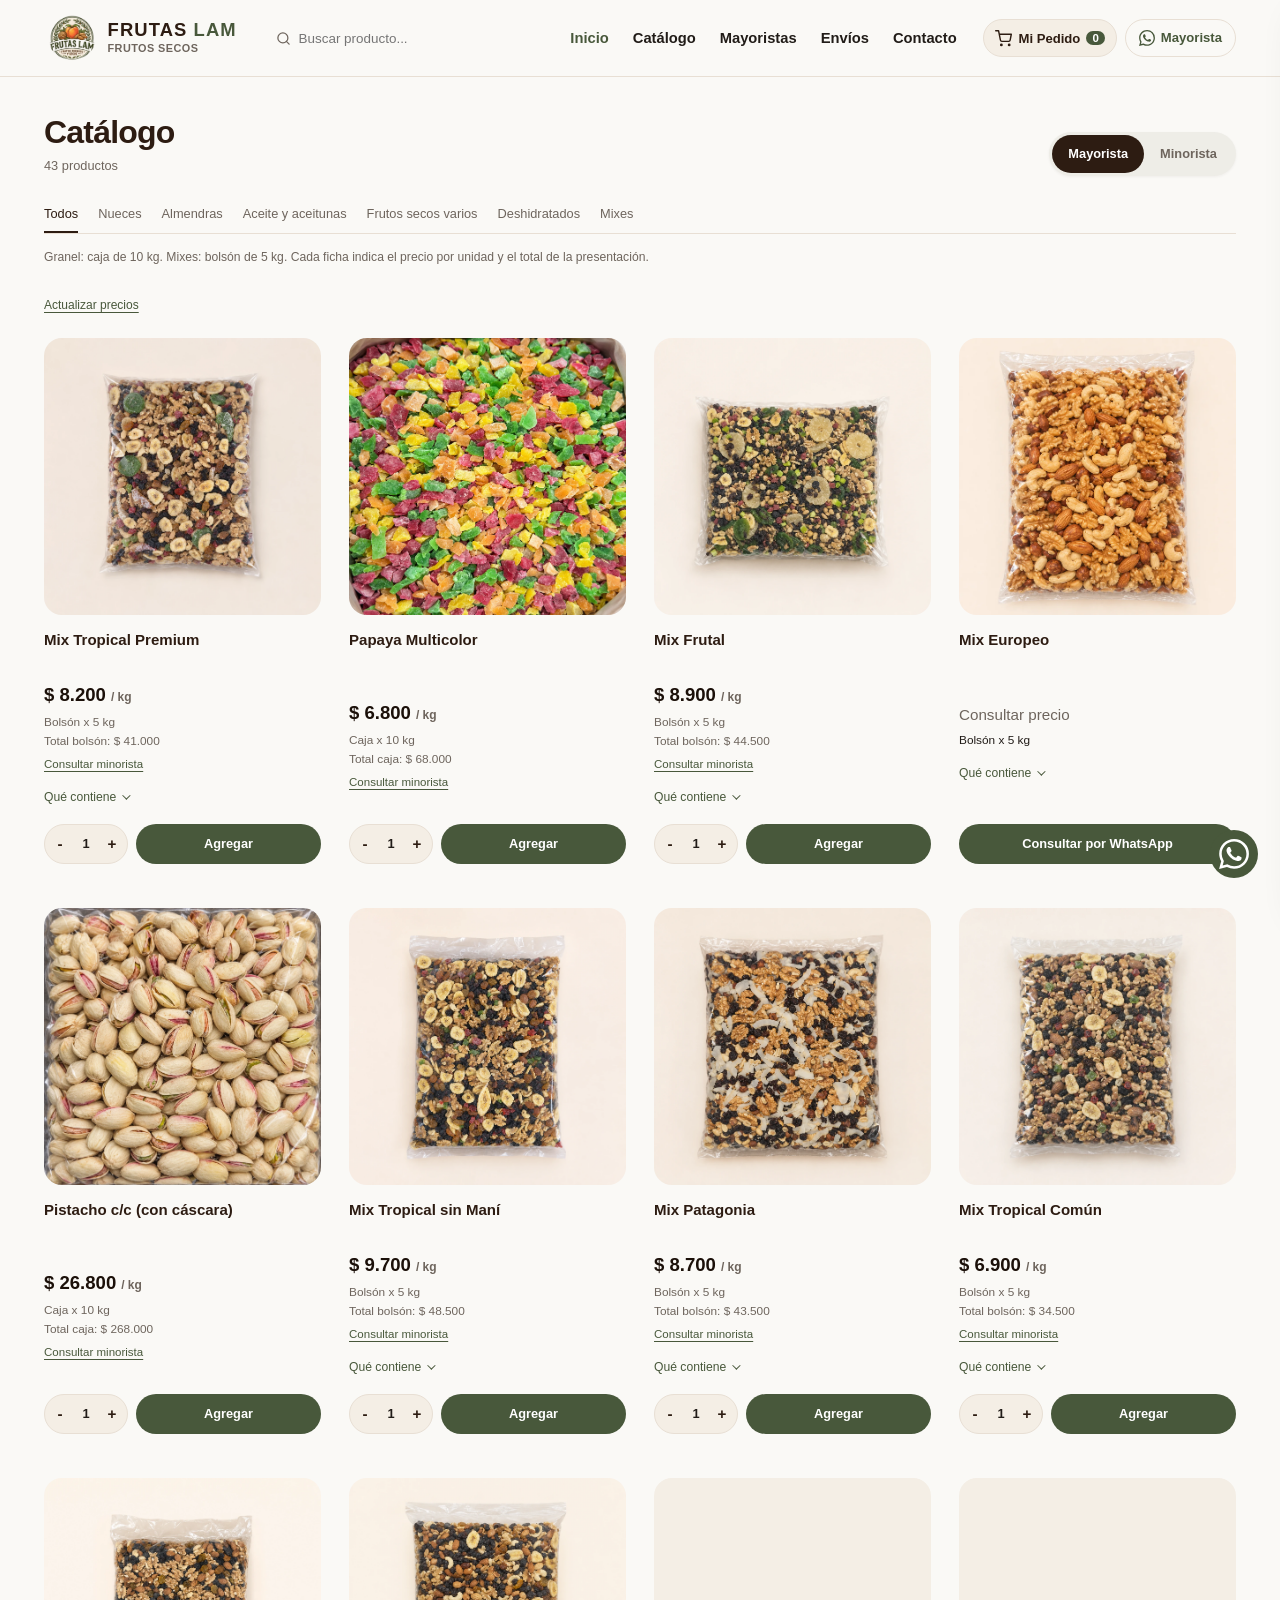
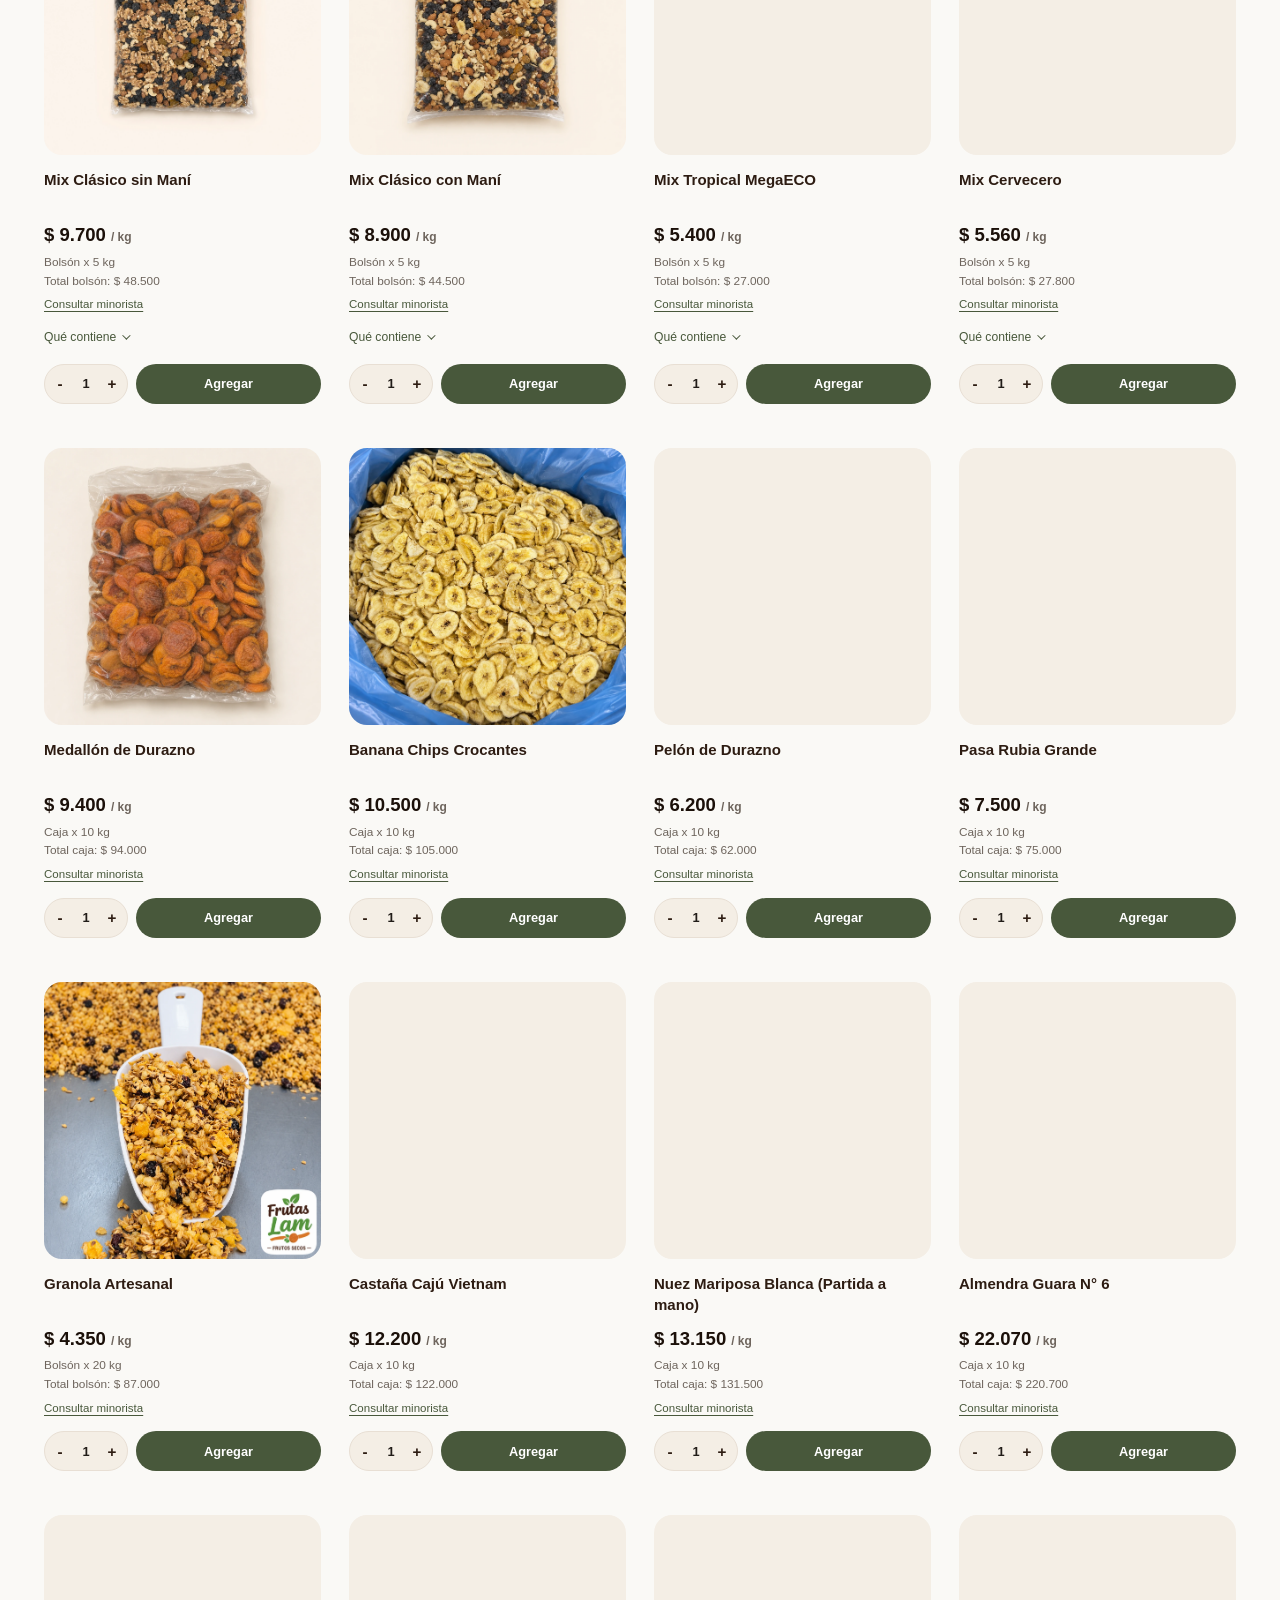
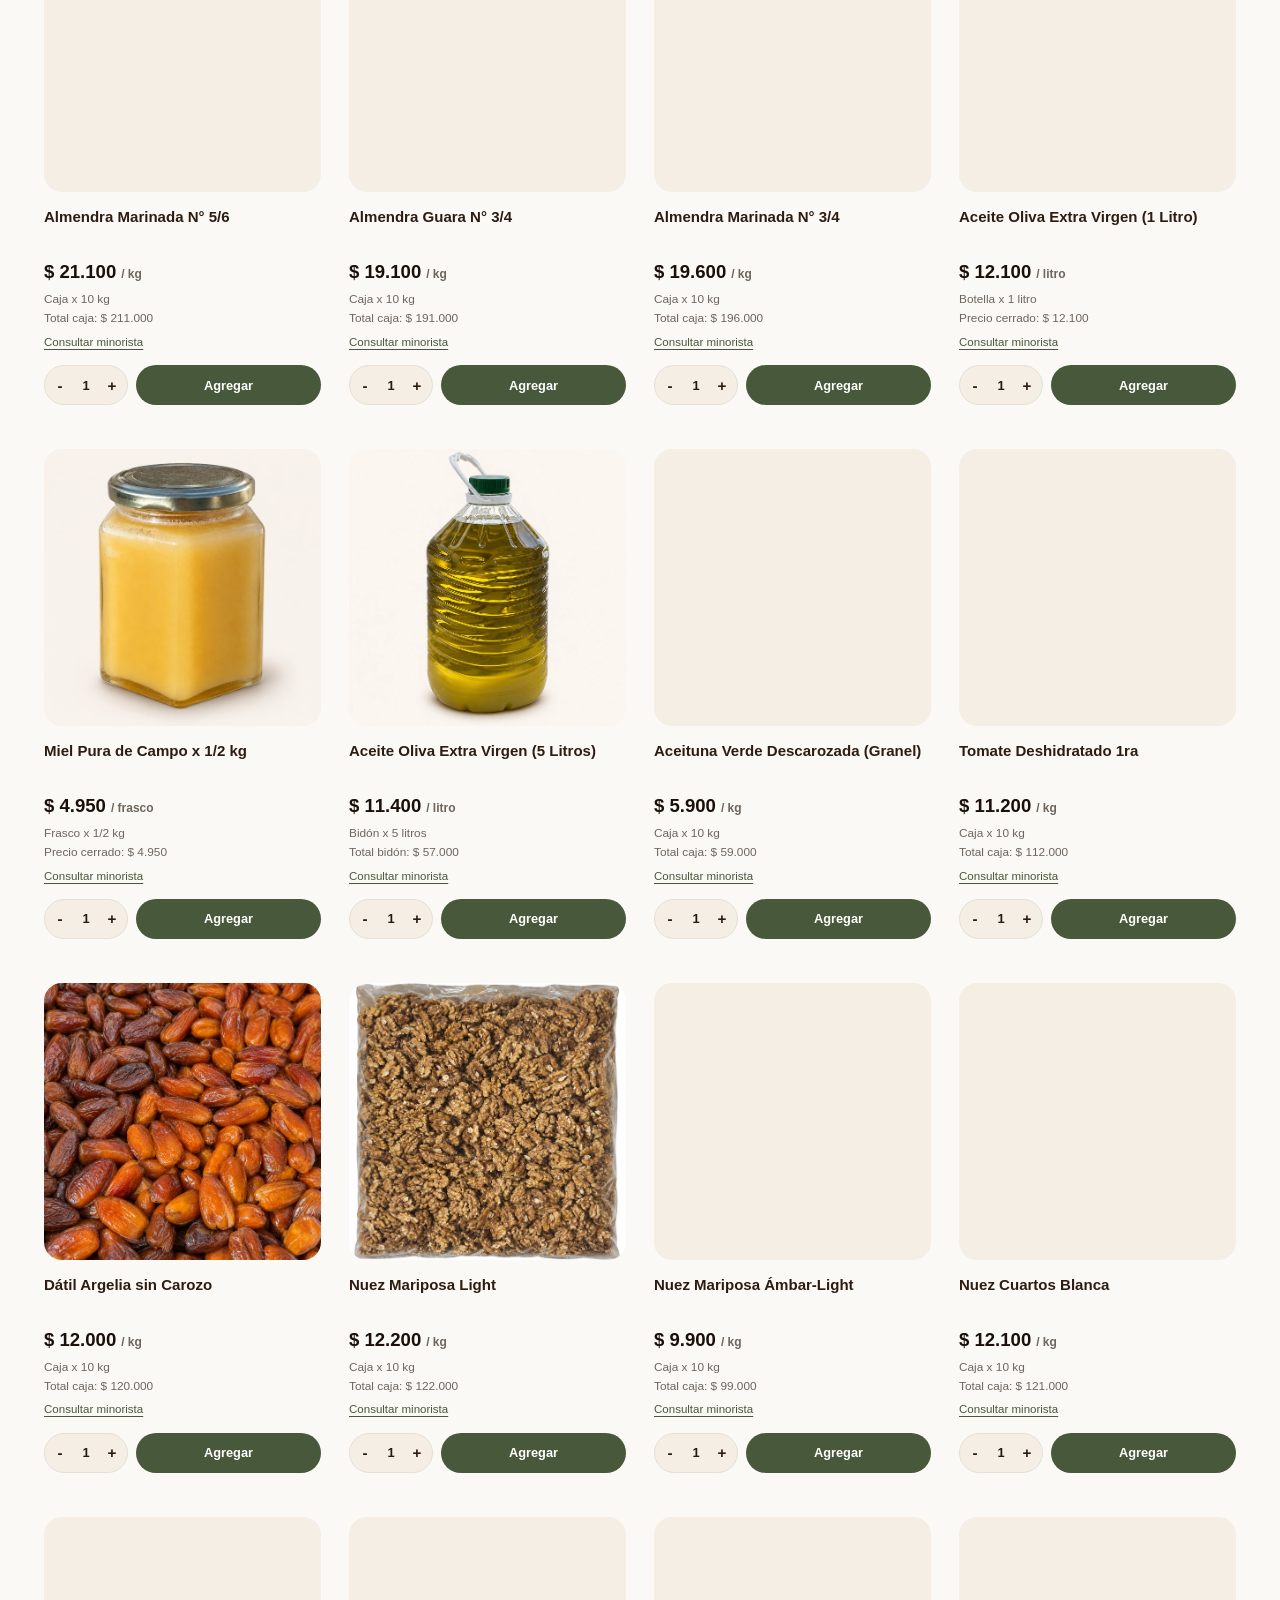
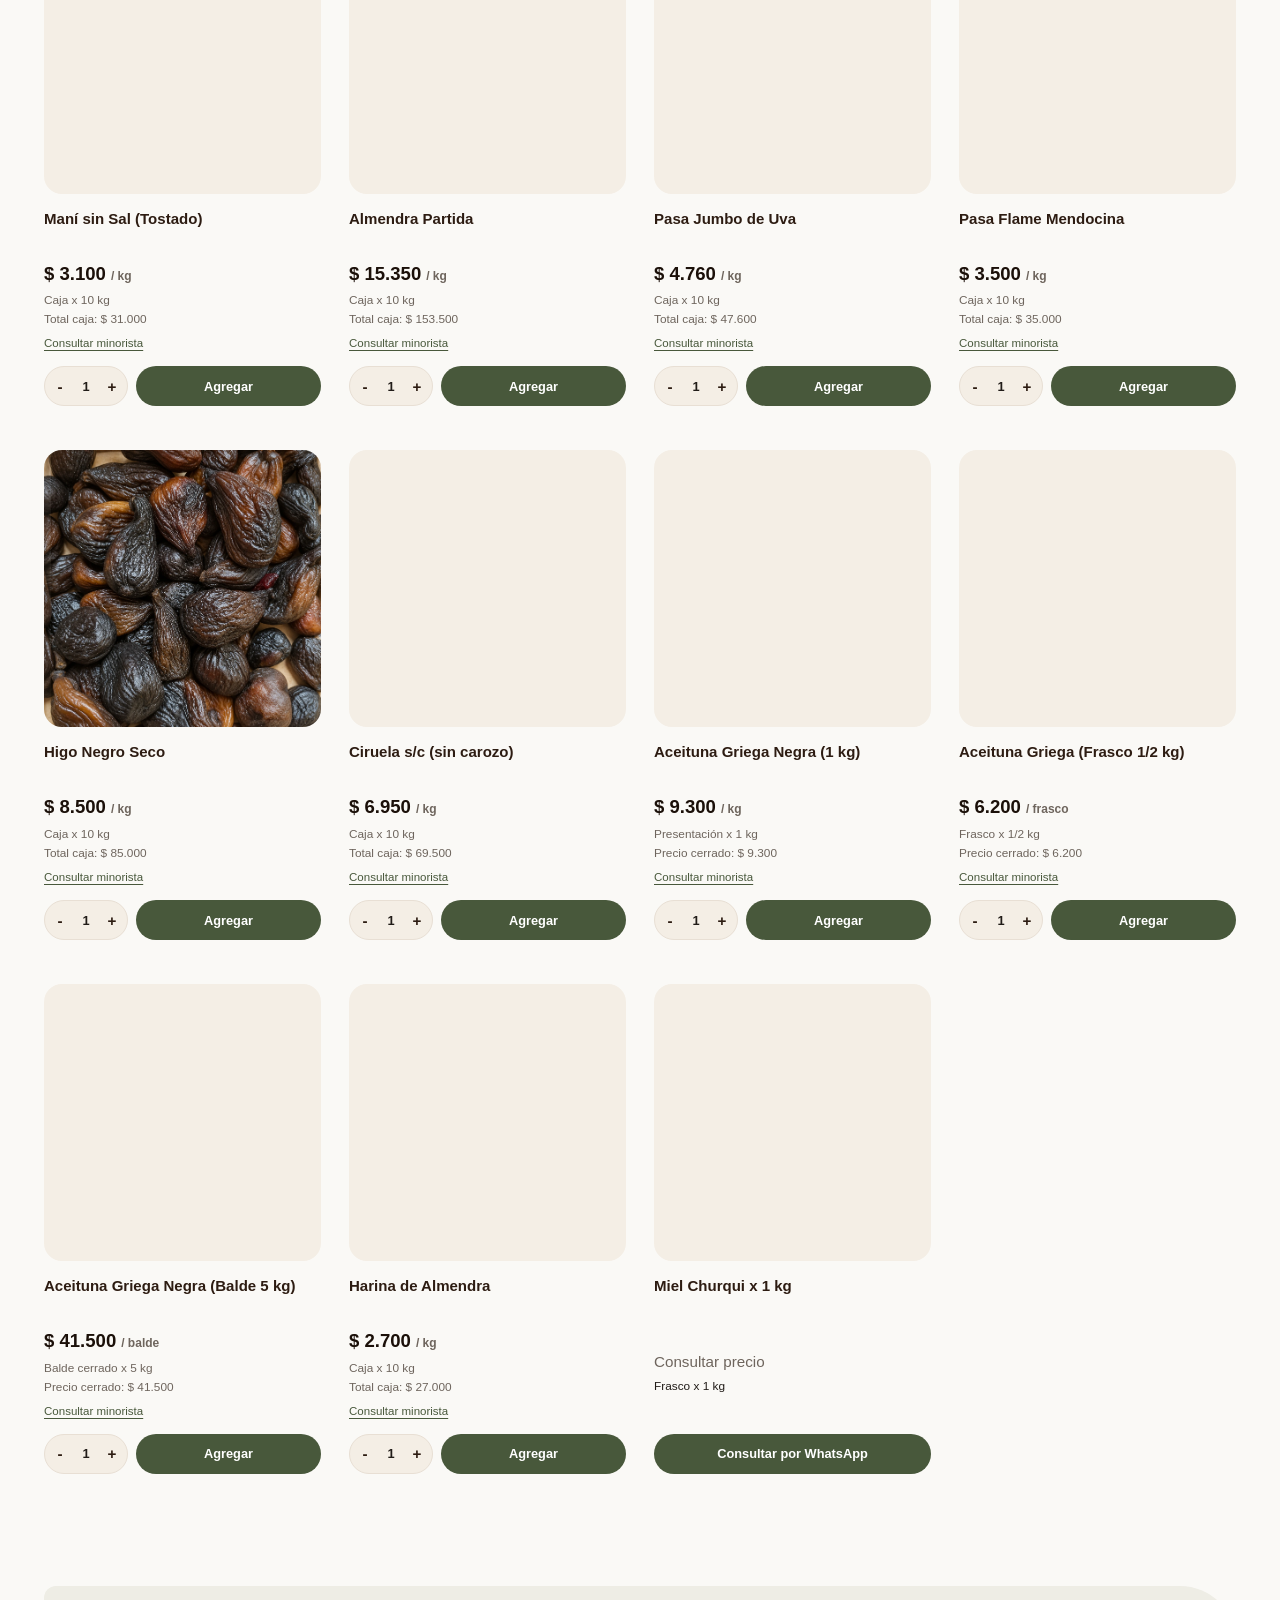
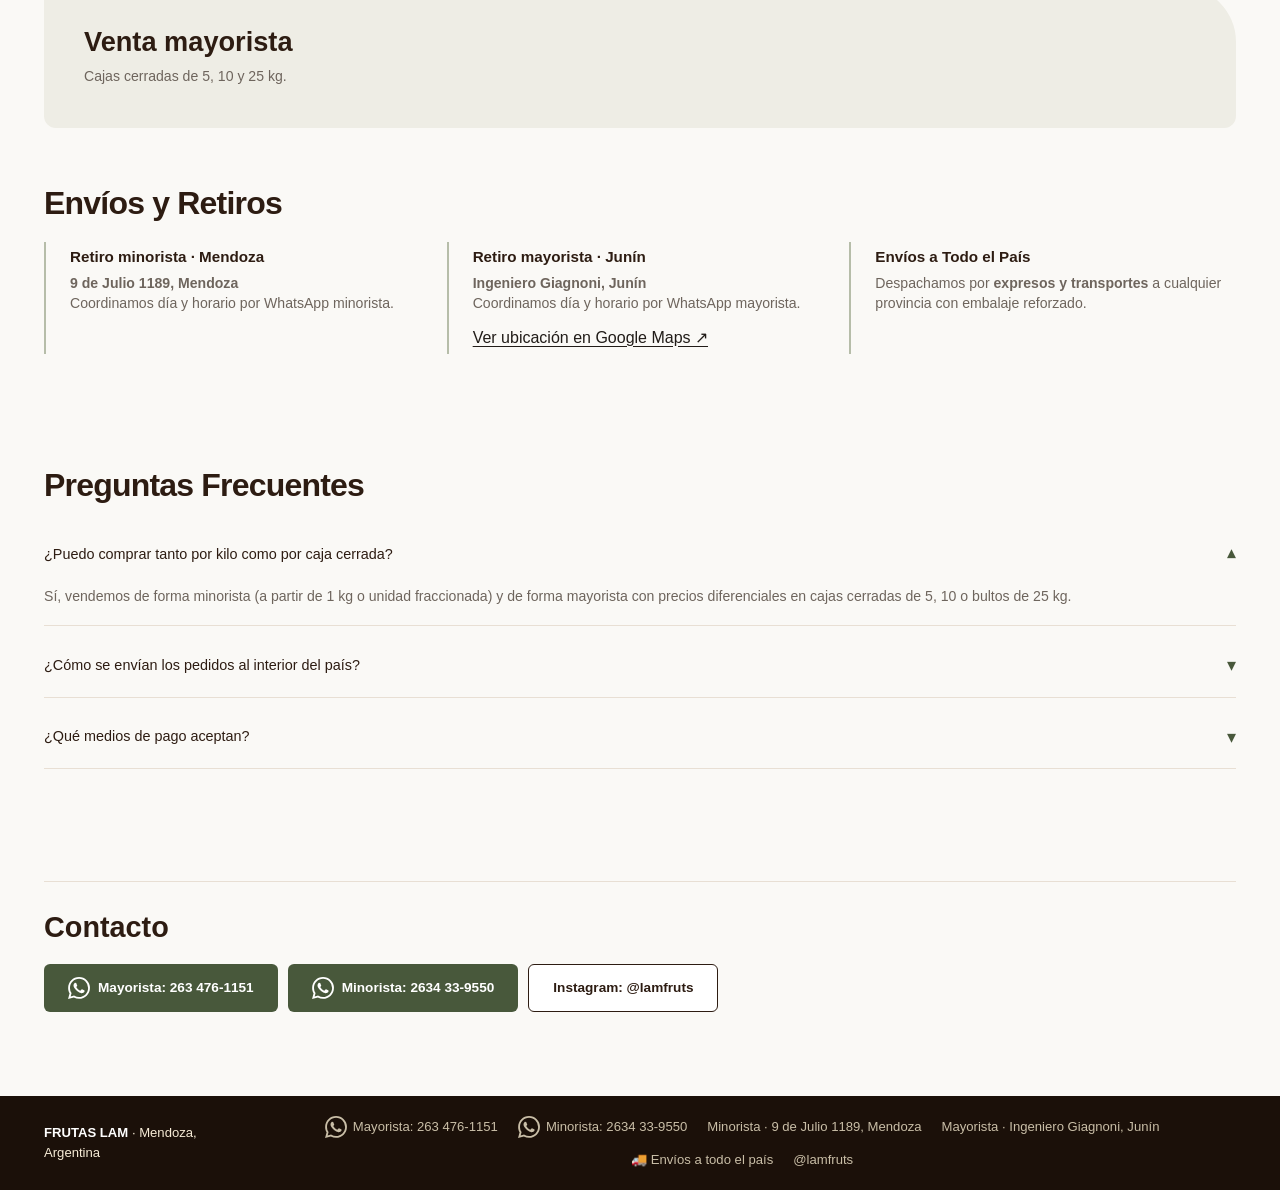
<file: index.html>
<!DOCTYPE html>
<html lang="es-AR">
<head>
  <meta charset="UTF-8">
  <meta name="viewport" content="width=device-width, initial-scale=1.0">
  <title>Frutas LAM · Frutos secos · Mayorista y Minorista</title>
  <meta name="description" content="Distribución mayorista y minorista de frutos secos, frutas desecadas, aceitunas y delicatessen en Mendoza. Calidad y sabor en cada bocado. Envíos a todo el país.">

  <!-- Open Graph -->
  <meta property="og:title" content="Frutas LAM · Frutos secos">
  <meta property="og:description" content="Nueces, almendras, castañas, frutas desecadas, aceitunas y aceites a precios directos. Por kilo y por caja cerrada.">
  <meta property="og:image" content="assets/logo-lam.png">
  <meta property="og:type" content="website">

  <!-- Favicon -->
  <link rel="icon" type="image/png" href="assets/logo-lam.png">

  <link rel="stylesheet" href="styles.css?v=20261106-photo-centered">
</head>
<body>

  <!-- ==================== HEADER & NAVBAR ==================== -->
  <header class="site-header" id="header">
    <div class="container header-container">
      
      <!-- Logo y Marca -->
      <a href="#catalogo" class="brand-link" aria-label="Frutas LAM Inicio">
        <img src="assets/logo-lam.png" alt="Logo Frutas LAM" class="brand-logo" id="mainBrandLogo">
        <div class="brand-text">
          <span class="brand-title">FRUTAS <strong>LAM</strong></span>
          <span class="brand-subtitle">Frutos secos</span>
        </div>
      </a>

      <!-- Buscador rápido integrado -->
      <div class="search-wrapper">
        <label for="productSearchInput" class="sr-only">Buscar productos en Frutas LAM</label>
        <svg class="search-icon" viewBox="0 0 24 24" fill="none" stroke="currentColor" stroke-width="2" stroke-linecap="round" stroke-linejoin="round">
          <circle cx="11" cy="11" r="8"></circle>
          <line x1="21" y1="21" x2="16.65" y2="16.65"></line>
        </svg>
        <input type="search" id="productSearchInput" placeholder="Buscar producto..." autocomplete="off">
        <button type="button" id="clearSearchBtn" class="clear-search-btn" aria-label="Limpiar búsqueda" style="display: none;">&times;</button>
      </div>

      <!-- Navegación de escritorio -->
      <nav class="desktop-nav" aria-label="Navegación principal">
        <a href="#catalogo" class="nav-item active">Inicio</a>
        <a href="#catalogo" class="nav-item">Catálogo</a>
        <a href="#mayoristas" class="nav-item">Mayoristas</a>
        <a href="#envios" class="nav-item">Envíos</a>
        <a href="#contacto" class="nav-item">Contacto</a>
      </nav>

      <!-- Acciones de Cabecera -->
      <div class="header-actions">
        <!-- Botón Cotizador / Pedido -->
        <button type="button" class="cart-trigger-btn" id="openCartBtn" aria-label="Ver pedido">
          <svg viewBox="0 0 24 24" fill="none" stroke="currentColor" stroke-width="2" stroke-linecap="round" stroke-linejoin="round">
            <circle cx="9" cy="21" r="1"></circle>
            <circle cx="20" cy="21" r="1"></circle>
            <path d="M1 1h4l2.68 13.39a2 2 0 0 0 2 1.61h9.72a2 2 0 0 0 2-1.61L23 6H6"></path>
          </svg>
          <span class="cart-label">Mi Pedido</span>
          <span class="cart-badge" id="cartCount">0</span>
        </button>

        <!-- Botón WhatsApp Directo -->
        <a href="https://wa.me/5492634761151?text=Hola%20Frutos%20Secos%20LAM,%20quiero%20hacer%20una%20consulta" target="_blank" rel="noopener noreferrer" class="btn-header-wa" aria-label="Contactar por WhatsApp mayorista">
          <svg viewBox="0 0 24 24" fill="currentColor">
            <path d="M17.472 14.382c-.297-.149-1.758-.867-2.03-.967-.273-.099-.471-.148-.67.15-.197.297-.767.966-.94 1.164-.173.199-.347.223-.644.075-.297-.15-1.255-.463-2.39-1.475-.883-.788-1.48-1.761-1.653-2.059-.173-.297-.018-.458.13-.606.134-.133.298-.347.446-.52.149-.174.198-.298.298-.497.099-.198.05-.371-.025-.52-.075-.149-.669-1.612-.916-2.207-.242-.579-.487-.5-.669-.51-.173-.008-.371-.01-.57-.01-.198 0-.52.074-.792.372-.272.297-1.04 1.016-1.04 2.479 0 1.462 1.065 2.875 1.213 3.074.149.198 2.096 3.2 5.077 4.487.709.306 1.262.489 1.694.625.712.227 1.36.195 1.871.118.571-.085 1.758-.719 2.006-1.413.248-.694.248-1.289.173-1.413-.074-.124-.272-.198-.57-.347m-5.421 7.403h-.004a9.87 9.87 0 01-5.031-1.378l-.361-.214-3.741.982.998-3.648-.235-.374a9.86 9.86 0 01-1.51-5.26c.001-5.45 4.436-9.884 9.888-9.884 2.64 0 5.122 1.03 6.988 2.898a9.825 9.825 0 012.893 6.994c-.003 5.45-4.437 9.884-9.885 9.884m8.413-18.297A11.815 11.815 0 0012.05 0C5.495 0 .16 5.335.157 11.892c0 2.096.547 4.142 1.588 5.945L.057 24l6.305-1.654a11.882 11.882 0 005.683 1.448h.005c6.554 0 11.89-5.335 11.893-11.893a11.821 11.821 0 00-3.48-8.413z"/>
          </svg>
          <span>Mayorista</span>
        </a>

        <!-- Botón Menú Mobile -->
        <button type="button" class="mobile-toggle-btn" aria-controls="mobileNavPanel" id="mobileMenuBtn" aria-label="Abrir menú" aria-expanded="false">
          <span></span>
          <span></span>
          <span></span>
        </button>
      </div>

    </div>

    <!-- Menú Desplegable Mobile -->
    <div class="mobile-nav-panel" id="mobileNavPanel">
      <a href="#catalogo" class="mobile-nav-link">Inicio</a>
      <a href="#catalogo" class="mobile-nav-link">Catálogo de Productos</a>
      <a href="#mayoristas" class="mobile-nav-link">Precios Mayoristas</a>
      <a href="#envios" class="mobile-nav-link">Envíos a todo el país</a>
      <a href="#contacto" class="mobile-nav-link">Ubicación y Contacto</a>
      <div class="mobile-nav-footer">
        <a href="https://wa.me/5492634761151?text=Hola%20Frutos%20Secos%20LAM,%20quisiera%20consultar%20por%20precios" target="_blank" rel="noopener noreferrer" class="btn btn-primary btn-block">
          WhatsApp mayorista
        </a>
      </div>
    </div>
  </header>

  <!-- ==================== CATÁLOGO INTERACTIVO ==================== -->
  <section class="section catalog-section" id="catalogo">
    <div class="container">
      
      <div class="catalog-top-bar">
        <div>
          <h2 class="section-title" id="catalogCategoryTitle">Catálogo</h2>
          <p class="catalog-result-count" id="catalogResultCount" aria-live="polite"></p>
        </div>

        <!-- Switch de Tarifa: Mayorista vs Minorista -->
        <div class="pricing-mode-toggle" role="group" aria-label="Modalidad de compra">
          <div class="toggle-pills">
            <button type="button" class="pill-btn active" id="btnModeMayorista">
              <span class="pill-dot"></span>
              Mayorista
            </button>
            <button type="button" class="pill-btn" id="btnModeMinorista">
              <span class="pill-dot"></span>
              Minorista
            </button>
          </div>
        </div>
      </div>

      <!-- Barra de Filtros por Categoría -->
      <div class="catalog-filter-bar" role="group" aria-label="Filtrar por categoría">
        <button type="button" class="filter-tab active" data-filter="all" aria-pressed="true">Todos</button>
        <button type="button" class="filter-tab" data-filter="Nueces" aria-pressed="false">Nueces</button>
        <button type="button" class="filter-tab" data-filter="Almendras" aria-pressed="false">Almendras</button>
        <button type="button" class="filter-tab" data-filter="Aceite y aceitunas" aria-pressed="false">Aceite y aceitunas</button>
        <button type="button" class="filter-tab" data-filter="Frutos secos varios" aria-pressed="false">Frutos secos varios</button>
        <button type="button" class="filter-tab" data-filter="Deshidratados" aria-pressed="false">Deshidratados</button>
        <button type="button" class="filter-tab" data-filter="Mixes" aria-pressed="false">Mixes</button>
      </div>

      <!-- Alerta dinámica de modo mayorista -->
      <div class="mode-info-banner wholesale-active" id="modeInfoBanner">
        <span id="modeInfoText">Granel: caja de 10 kg. Mixes: bolsón de 5 kg. Cada ficha indica su precio por unidad y el total de la presentación.</span>
      </div>

      <div class="price-sync-bar">
        <p id="priceSyncStatus" role="status">Actualizando precios…</p>
        <button type="button" id="refreshPricesBtn">Actualizar precios</button>
      </div>

      <!-- Grilla de Productos -->
      <div class="products-grid" id="productsGrid">
        <!-- Renderizado dinámico vía app.js -->
      </div>

      <!-- Mensaje cuando no hay resultados de búsqueda -->
      <div class="empty-state" id="emptyState" style="display: none;">
        <span class="empty-icon">🔍</span>
        <h3>No encontramos ese producto</h3>
        <p>Probá con otro nombre o restablecé los filtros.</p>
        <button type="button" class="btn btn-primary" id="resetFiltersBtn">Ver todos</button>
      </div>

    </div>
  </section>

  <!-- ==================== BANNER MAYORISTA SIMPLE ==================== -->
  <section class="section wholesale-simple-section" id="mayoristas">
    <div class="container">
      <div class="wholesale-simple-box">
        <div class="wholesale-simple-text">
          <h2>Venta mayorista</h2>
          <p>Cajas cerradas de 5, 10 y 25 kg.</p>
        </div>
      </div>
    </div>
  </section>

  <!-- ==================== LOGÍSTICA & ENTREGAS ==================== -->
  <section class="section shipping-section" id="envios">
    <div class="container">
      
      <div class="section-header text-center">
        <h2 class="section-title">Envíos y Retiros</h2>
      </div>

      <div class="shipping-simple-grid">
        
        <div class="shipping-simple-card">
          <div>
            <h3>Retiro minorista · Mendoza</h3>
            <p><strong>9 de Julio 1189, Mendoza</strong><br>Coordinamos día y horario por WhatsApp minorista.</p>
          </div>
        </div>

        <div class="shipping-simple-card">
          <div>
            <h3>Retiro mayorista · Junín</h3>
            <p><strong>Ingeniero Giagnoni, Junín</strong><br>Coordinamos día y horario por WhatsApp mayorista.</p>
            <a class="pickup-map-link" href="https://maps.app.goo.gl/3Xq155JCwf7fQ5Y49" target="_blank" rel="noopener noreferrer">Ver ubicación en Google Maps ↗</a>
          </div>
        </div>

        <div class="shipping-simple-card">
          <div>
            <h3>Envíos a Todo el País</h3>
            <p>Despachamos por <strong>expresos y transportes</strong> a cualquier provincia con embalaje reforzado.</p>
          </div>
        </div>

      </div>

    </div>
  </section>

  <!-- ==================== PREGUNTAS FRECUENTES (BREVE) ==================== -->
  <section class="section faq-section">
    <div class="container faq-container">
      <div class="section-header text-center">
        <h2 class="section-title">Preguntas Frecuentes</h2>
      </div>

      <div class="accordion">
        <details class="faq-item" open>
          <summary class="faq-question">
            <span>¿Puedo comprar tanto por kilo como por caja cerrada?</span>
            <span class="faq-chevron">▾</span>
          </summary>
          <div class="faq-answer">
            <p>Sí, vendemos de forma minorista (a partir de 1 kg o unidad fraccionada) y de forma mayorista con precios diferenciales en cajas cerradas de 5, 10 o bultos de 25 kg.</p>
          </div>
        </details>

        <details class="faq-item">
          <summary class="faq-question">
            <span>¿Cómo se envían los pedidos al interior del país?</span>
            <span class="faq-chevron">▾</span>
          </summary>
          <div class="faq-answer">
            <p>Coordinamos el despacho por la empresa de encomienda o transporte que te resulte más conveniente (Vía Cargo, expresos de carga, etc.) y te enviamos la guía de seguimiento.</p>
          </div>
        </details>

        <details class="faq-item">
          <summary class="faq-question">
            <span>¿Qué medios de pago aceptan?</span>
            <span class="faq-chevron">▾</span>
          </summary>
          <div class="faq-answer">
            <p>Transferencia bancaria (Alias/CBU), efectivo al momento de retirar en Mendoza y Mercado Pago.</p>
          </div>
        </details>
      </div>
    </div>
  </section>

  <!-- ==================== CONTACTO DIRECTO ==================== -->
  <section class="section contact-section" id="contacto">
    <div class="container contact-mini-container">
      
      <div class="contact-mini-card">
        <h2>Contacto</h2>
        
        <div class="contact-mini-actions">
          <a href="https://wa.me/5492634761151?text=Hola%20Frutas%20LAM,%20quisiera%20hacer%20una%20consulta" target="_blank" rel="noopener noreferrer" class="btn btn-accent btn-lg">
            <svg viewBox="0 0 24 24" width="22" height="22" fill="currentColor"><path d="M17.472 14.382c-.297-.149-1.758-.867-2.03-.967-.273-.099-.471-.148-.67.15-.197.297-.767.966-.94 1.164-.173.199-.347.223-.644.075-.297-.15-1.255-.463-2.39-1.475-.883-.788-1.48-1.761-1.653-2.059-.173-.297-.018-.458.13-.606.134-.133.298-.347.446-.52.149-.174.198-.298.298-.497.099-.198.05-.371-.025-.52-.075-.149-.669-1.612-.916-2.207-.242-.579-.487-.5-.669-.51-.173-.008-.371-.01-.57-.01-.198 0-.52.074-.792.372-.272.297-1.04 1.016-1.04 2.479 0 1.462 1.065 2.875 1.213 3.074.149.198 2.096 3.2 5.077 4.487.709.306 1.262.489 1.694.625.712.227 1.36.195 1.871.118.571-.085 1.758-.719 2.006-1.413.248-.694.248-1.289.173-1.413-.074-.124-.272-.198-.57-.347m-5.421 7.403h-.004a9.87 9.87 0 01-5.031-1.378l-.361-.214-3.741.982.998-3.648-.235-.374a9.86 9.86 0 01-1.51-5.26c.001-5.45 4.436-9.884 9.888-9.884 2.64 0 5.122 1.03 6.988 2.898a9.825 9.825 0 012.893 6.994c-.003 5.45-4.437 9.884-9.885 9.884m8.413-18.297A11.815 11.815 0 0012.05 0C5.495 0 .16 5.335.157 11.892c0 2.096.547 4.142 1.588 5.945L.057 24l6.305-1.654a11.882 11.882 0 005.683 1.448h.005c6.554 0 11.89-5.335 11.893-11.893a11.821 11.821 0 00-3.48-8.413z"/></svg>
            Mayorista: 263 476-1151
          </a>
          <a href="https://wa.me/5492634339550?text=Hola%20Frutas%20LAM,%20quisiera%20hacer%20un%20pedido%20minorista" target="_blank" rel="noopener noreferrer" class="btn btn-accent btn-lg"><svg aria-hidden="true" focusable="false" viewBox="0 0 24 24" width="22" height="22" fill="currentColor"><path d="M17.472 14.382c-.297-.149-1.758-.867-2.03-.967-.273-.099-.471-.148-.67.15-.197.297-.767.966-.94 1.164-.173.199-.347.223-.644.075-.297-.15-1.255-.463-2.39-1.475-.883-.788-1.48-1.761-1.653-2.059-.173-.297-.018-.458.13-.606.134-.133.298-.347.446-.52.149-.174.198-.298.298-.497.099-.198.05-.371-.025-.52-.075-.149-.669-1.612-.916-2.207-.242-.579-.487-.5-.669-.51-.173-.008-.371-.01-.57-.01-.198 0-.52.074-.792.372-.272.297-1.04 1.016-1.04 2.479 0 1.462 1.065 2.875 1.213 3.074.149.198 2.096 3.2 5.077 4.487.709.306 1.262.489 1.694.625.712.227 1.36.195 1.871.118.571-.085 1.758-.719 2.006-1.413.248-.694.248-1.289.173-1.413-.074-.124-.272-.198-.57-.347m-5.421 7.403h-.004a9.87 9.87 0 01-5.031-1.378l-.361-.214-3.741.982.998-3.648-.235-.374a9.86 9.86 0 01-1.51-5.26c.001-5.45 4.436-9.884 9.888-9.884 2.64 0 5.122 1.03 6.988 2.898a9.825 9.825 0 012.893 6.994c-.003 5.45-4.437 9.884-9.885 9.884m8.413-18.297A11.815 11.815 0 0012.05 0C5.495 0 .16 5.335.157 11.892c0 2.096.547 4.142 1.588 5.945L.057 24l6.305-1.654a11.882 11.882 0 005.683 1.448h.005c6.554 0 11.89-5.335 11.893-11.893a11.821 11.821 0 00-3.48-8.413z"/></svg> Minorista: 2634 33-9550</a>
          <a href="https://www.instagram.com/lamfruts/" target="_blank" rel="noopener noreferrer" class="btn btn-outline-dark btn-lg">
            Instagram: @lamfruts
          </a>
        </div>
      </div>

    </div>
  </section>

  <!-- ==================== FOOTER ==================== -->
  <footer class="site-footer">
    <div class="container footer-bottom-inner">
      <div class="footer-simple-brand">
        <strong>FRUTAS LAM</strong> · Mendoza, Argentina
      </div>
      <div class="footer-simple-links">
        <a href="https://wa.me/5492634761151" target="_blank" rel="noopener noreferrer"><svg aria-hidden="true" focusable="false" viewBox="0 0 24 24" width="22" height="22" fill="currentColor"><path d="M17.472 14.382c-.297-.149-1.758-.867-2.03-.967-.273-.099-.471-.148-.67.15-.197.297-.767.966-.94 1.164-.173.199-.347.223-.644.075-.297-.15-1.255-.463-2.39-1.475-.883-.788-1.48-1.761-1.653-2.059-.173-.297-.018-.458.13-.606.134-.133.298-.347.446-.52.149-.174.198-.298.298-.497.099-.198.05-.371-.025-.52-.075-.149-.669-1.612-.916-2.207-.242-.579-.487-.5-.669-.51-.173-.008-.371-.01-.57-.01-.198 0-.52.074-.792.372-.272.297-1.04 1.016-1.04 2.479 0 1.462 1.065 2.875 1.213 3.074.149.198 2.096 3.2 5.077 4.487.709.306 1.262.489 1.694.625.712.227 1.36.195 1.871.118.571-.085 1.758-.719 2.006-1.413.248-.694.248-1.289.173-1.413-.074-.124-.272-.198-.57-.347m-5.421 7.403h-.004a9.87 9.87 0 01-5.031-1.378l-.361-.214-3.741.982.998-3.648-.235-.374a9.86 9.86 0 01-1.51-5.26c.001-5.45 4.436-9.884 9.888-9.884 2.64 0 5.122 1.03 6.988 2.898a9.825 9.825 0 012.893 6.994c-.003 5.45-4.437 9.884-9.885 9.884m8.413-18.297A11.815 11.815 0 0012.05 0C5.495 0 .16 5.335.157 11.892c0 2.096.547 4.142 1.588 5.945L.057 24l6.305-1.654a11.882 11.882 0 005.683 1.448h.005c6.554 0 11.89-5.335 11.893-11.893a11.821 11.821 0 00-3.48-8.413z"/></svg> Mayorista: 263 476-1151</a>
        <a href="https://wa.me/5492634339550" target="_blank" rel="noopener noreferrer"><svg aria-hidden="true" focusable="false" viewBox="0 0 24 24" width="22" height="22" fill="currentColor"><path d="M17.472 14.382c-.297-.149-1.758-.867-2.03-.967-.273-.099-.471-.148-.67.15-.197.297-.767.966-.94 1.164-.173.199-.347.223-.644.075-.297-.15-1.255-.463-2.39-1.475-.883-.788-1.48-1.761-1.653-2.059-.173-.297-.018-.458.13-.606.134-.133.298-.347.446-.52.149-.174.198-.298.298-.497.099-.198.05-.371-.025-.52-.075-.149-.669-1.612-.916-2.207-.242-.579-.487-.5-.669-.51-.173-.008-.371-.01-.57-.01-.198 0-.52.074-.792.372-.272.297-1.04 1.016-1.04 2.479 0 1.462 1.065 2.875 1.213 3.074.149.198 2.096 3.2 5.077 4.487.709.306 1.262.489 1.694.625.712.227 1.36.195 1.871.118.571-.085 1.758-.719 2.006-1.413.248-.694.248-1.289.173-1.413-.074-.124-.272-.198-.57-.347m-5.421 7.403h-.004a9.87 9.87 0 01-5.031-1.378l-.361-.214-3.741.982.998-3.648-.235-.374a9.86 9.86 0 01-1.51-5.26c.001-5.45 4.436-9.884 9.888-9.884 2.64 0 5.122 1.03 6.988 2.898a9.825 9.825 0 012.893 6.994c-.003 5.45-4.437 9.884-9.885 9.884m8.413-18.297A11.815 11.815 0 0012.05 0C5.495 0 .16 5.335.157 11.892c0 2.096.547 4.142 1.588 5.945L.057 24l6.305-1.654a11.882 11.882 0 005.683 1.448h.005c6.554 0 11.89-5.335 11.893-11.893a11.821 11.821 0 00-3.48-8.413z"/></svg> Minorista: 2634 33-9550</a>
        <span>Minorista · 9 de Julio 1189, Mendoza</span>
        <a href="https://maps.app.goo.gl/3Xq155JCwf7fQ5Y49" target="_blank" rel="noopener noreferrer">Mayorista · Ingeniero Giagnoni, Junín</a>
        <span>🚚 Envíos a todo el país</span>
        <a href="https://www.instagram.com/lamfruts/" target="_blank" rel="noopener noreferrer">@lamfruts</a>
      </div>
    </div>
  </footer>

  <!-- ==================== MODAL / DRAWER DEL COTIZADOR Y PEDIDO ==================== -->
  <div class="cart-backdrop" id="cartBackdrop" style="display: none;"></div>
  
  <div class="cart-drawer" id="cartDrawer" role="dialog" aria-modal="true" aria-label="Tu pedido" aria-hidden="true" inert>
    
    <div class="cart-drawer-header">
      <div class="cart-drawer-title">
        <svg viewBox="0 0 24 24" width="22" height="22" fill="none" stroke="currentColor" stroke-width="2">
          <circle cx="9" cy="21" r="1"/><circle cx="20" cy="21" r="1"/>
          <path d="M1 1h4l2.68 13.39a2 2 0 0 0 2 1.61h9.72a2 2 0 0 0 2-1.61L23 6H6"/>
        </svg>
        <h3>Tu Pedido</h3>
      </div>
      <button type="button" class="close-cart-btn" id="closeCartBtn" aria-label="Cerrar pedido">&times;</button>
    </div>

    <div class="cart-drawer-body">
      
      <!-- Selector de Tipo de Pedido dentro del Carrito -->
      <div class="cart-type-selector">
        <span>Modalidad:</span>
        <div class="cart-type-buttons">
          <button type="button" class="btn-cart-type active" id="cartTypeMayorista">Mayorista (Caja cerrada)</button>
          <button type="button" class="btn-cart-type" id="cartTypeMinorista">Minorista (Por kg / unidad)</button>
        </div>
      </div>

      <!-- Lista de Productos en el Carrito -->
      <div class="cart-items-container" id="cartItemsContainer">
        <!-- Generado dinámicamente -->
      </div>

      <!-- Mensaje Carrito Vacío -->
      <div class="cart-empty-state" id="cartEmptyState">
        <span class="empty-icon">🛒</span>
        <p>Tu pedido está vacío.</p>
        <span class="empty-hint">Agregá productos desde el catálogo con el botón "+ Agregar".</span>
      </div>

    </div>

    <div class="cart-drawer-footer" id="cartDrawerFooter" style="display: none;">
      
      <!-- Opciones de Entrega -->
      <div class="cart-delivery-option">
        <label for="cartDeliverySelect">Forma de entrega:</label>
        <select id="cartDeliverySelect">
          <option value="retiro">Retiro en el punto de tu modalidad</option>
          <option value="Envío en Gran Mendoza">🛵 Envío en Gran Mendoza</option>
          <option value="Envío a otra provincia (Expreso / Transporte)">🚚 Envío al interior (Expreso / Transporte)</option>
        </select>
        <p class="cart-pickup-note" id="cartPickupNote"></p>
      </div>

      <!-- Campo Nombre del Cliente -->
      <div class="cart-customer-input">
        <label for="cartCustomerName">Tu Nombre o Comercio:</label>
        <input type="text" id="cartCustomerName" placeholder="Ej: Juan Pérez / Dietética Centro">
      </div>

      <!-- Resumen de Totales -->
      <div class="cart-summary-row">
        <span id="cartSummaryLabel">Total estimado mayorista:</span>
        <strong class="cart-total-price" id="cartTotalPrice">$0</strong>
      </div>

      <!-- Botón Enviar a WhatsApp -->
      <button type="button" class="btn btn-accent btn-block btn-lg" id="btnSendWhatsAppOrder">
        <svg viewBox="0 0 24 24" width="20" height="20" fill="currentColor"><path d="M17.472 14.382c-.297-.149-1.758-.867-2.03-.967-.273-.099-.471-.148-.67.15-.197.297-.767.966-.94 1.164-.173.199-.347.223-.644.075-.297-.15-1.255-.463-2.39-1.475-.883-.788-1.48-1.761-1.653-2.059-.173-.297-.018-.458.13-.606.134-.133.298-.347.446-.52.149-.174.198-.298.298-.497.099-.198.05-.371-.025-.52-.075-.149-.669-1.612-.916-2.207-.242-.579-.487-.5-.669-.51-.173-.008-.371-.01-.57-.01-.198 0-.52.074-.792.372-.272.297-1.04 1.016-1.04 2.479 0 1.462 1.065 2.875 1.213 3.074.149.198 2.096 3.2 5.077 4.487.709.306 1.262.489 1.694.625.712.227 1.36.195 1.871.118.571-.085 1.758-.719 2.006-1.413.248-.694.248-1.289.173-1.413-.074-.124-.272-.198-.57-.347m-5.421 7.403h-.004a9.87 9.87 0 01-5.031-1.378l-.361-.214-3.741.982.998-3.648-.235-.374a9.86 9.86 0 01-1.51-5.26c.001-5.45 4.436-9.884 9.888-9.884 2.64 0 5.122 1.03 6.988 2.898a9.825 9.825 0 012.893 6.994c-.003 5.45-4.437 9.884-9.885 9.884m8.413-18.297A11.815 11.815 0 0012.05 0C5.495 0 .16 5.335.157 11.892c0 2.096.547 4.142 1.588 5.945L.057 24l6.305-1.654a11.882 11.882 0 005.683 1.448h.005c6.554 0 11.89-5.335 11.893-11.893a11.821 11.821 0 00-3.48-8.413z"/></svg>
        Enviar Pedido por WhatsApp
      </button>

      <button type="button" class="btn btn-accent btn-block btn-lg" id="btnSendRetailWhatsAppOrder" hidden>Enviar pedido minorista</button>

      <button type="button" class="btn-clear-cart" id="btnClearCart">Vaciar pedido</button>
    </div>

  </div>

  <!-- ==================== BOTÓN FLOTANTE DE WHATSAPP ==================== -->
  <a href="https://wa.me/5492634761151?text=Hola%20Frutos%20Secos%20LAM,%20quisiera%20hacer%20una%20consulta" target="_blank" rel="noopener noreferrer" class="floating-whatsapp-btn" aria-label="Escribinos por WhatsApp">
    <svg viewBox="0 0 24 24" width="32" height="32" fill="currentColor">
      <path d="M17.472 14.382c-.297-.149-1.758-.867-2.03-.967-.273-.099-.471-.148-.67.15-.197.297-.767.966-.94 1.164-.173.199-.347.223-.644.075-.297-.15-1.255-.463-2.39-1.475-.883-.788-1.48-1.761-1.653-2.059-.173-.297-.018-.458.13-.606.134-.133.298-.347.446-.52.149-.174.198-.298.298-.497.099-.198.05-.371-.025-.52-.075-.149-.669-1.612-.916-2.207-.242-.579-.487-.5-.669-.51-.173-.008-.371-.01-.57-.01-.198 0-.52.074-.792.372-.272.297-1.04 1.016-1.04 2.479 0 1.462 1.065 2.875 1.213 3.074.149.198 2.096 3.2 5.077 4.487.709.306 1.262.489 1.694.625.712.227 1.36.195 1.871.118.571-.085 1.758-.719 2.006-1.413.248-.694.248-1.289.173-1.413-.074-.124-.272-.198-.57-.347m-5.421 7.403h-.004a9.87 9.87 0 01-5.031-1.378l-.361-.214-3.741.982.998-3.648-.235-.374a9.86 9.86 0 01-1.51-5.26c.001-5.45 4.436-9.884 9.888-9.884 2.64 0 5.122 1.03 6.988 2.898a9.825 9.825 0 012.893 6.994c-.003 5.45-4.437 9.884-9.885 9.884m8.413-18.297A11.815 11.815 0 0012.05 0C5.495 0 .16 5.335.157 11.892c0 2.096.547 4.142 1.588 5.945L.057 24l6.305-1.654a11.882 11.882 0 005.683 1.448h.005c6.554 0 11.89-5.335 11.893-11.893a11.821 11.821 0 00-3.48-8.413z"/>
    </svg>
    <span class="floating-tooltip">¿Dudas o pedidos? ¡Escribinos!</span>
  </a>

  <!-- Toast de Notificaciones -->
  <div class="toast-container" id="toastContainer" role="status" aria-live="polite"></div>

  <dialog id="productPhotoDialog" class="product-photo-dialog" aria-label="Foto ampliada del producto">
    <div class="product-photo-content">
      <button type="button" id="closeProductPhoto" class="product-photo-close" aria-label="Cerrar foto" autofocus>×</button>
      <img id="productPhotoImage" alt="" width="1254" height="1254">
    </div>
  </dialog>

  <!-- Scripts -->
  <script src="prices-config.js?v=20261109-nueva-planilla"></script>
  <script src="prices.js?v=20261109-nueva-planilla"></script>
  <script src="app.js?v=20261110-rutas"></script>
</body>
</html>
</file>
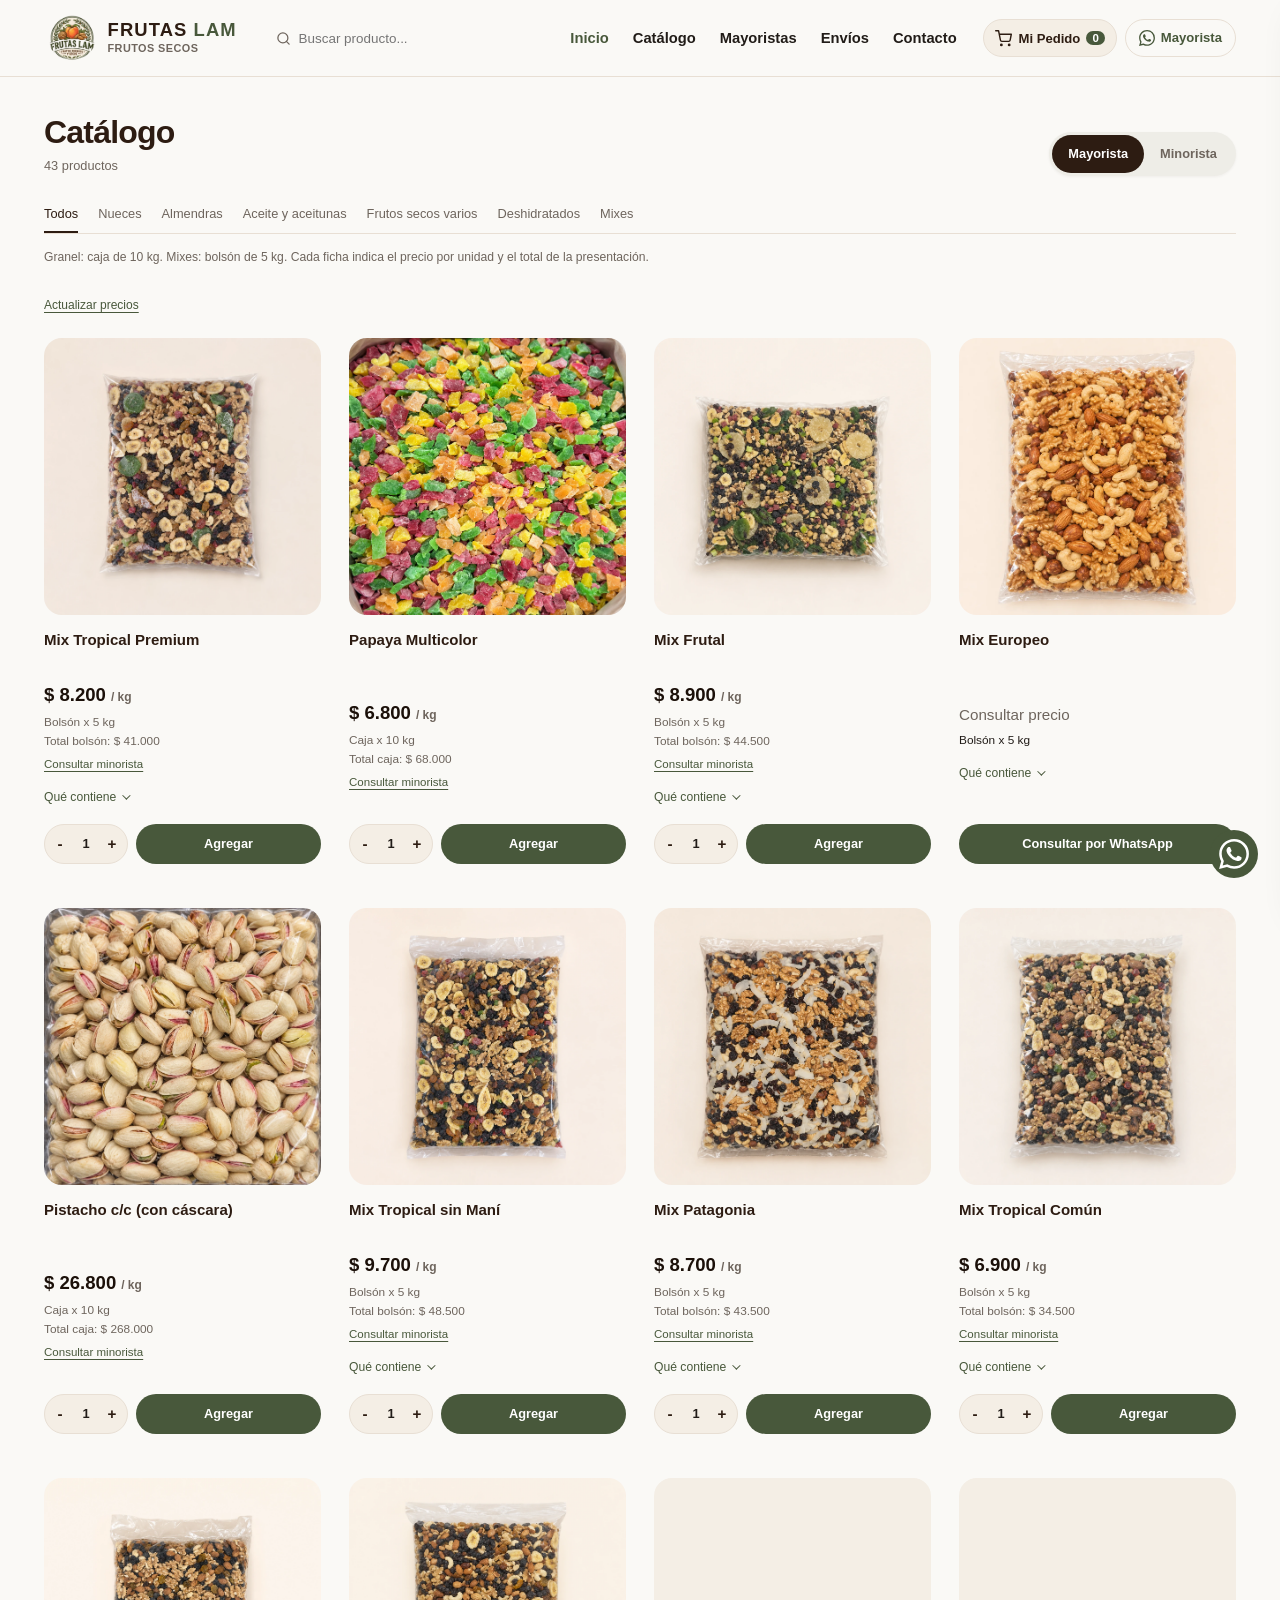
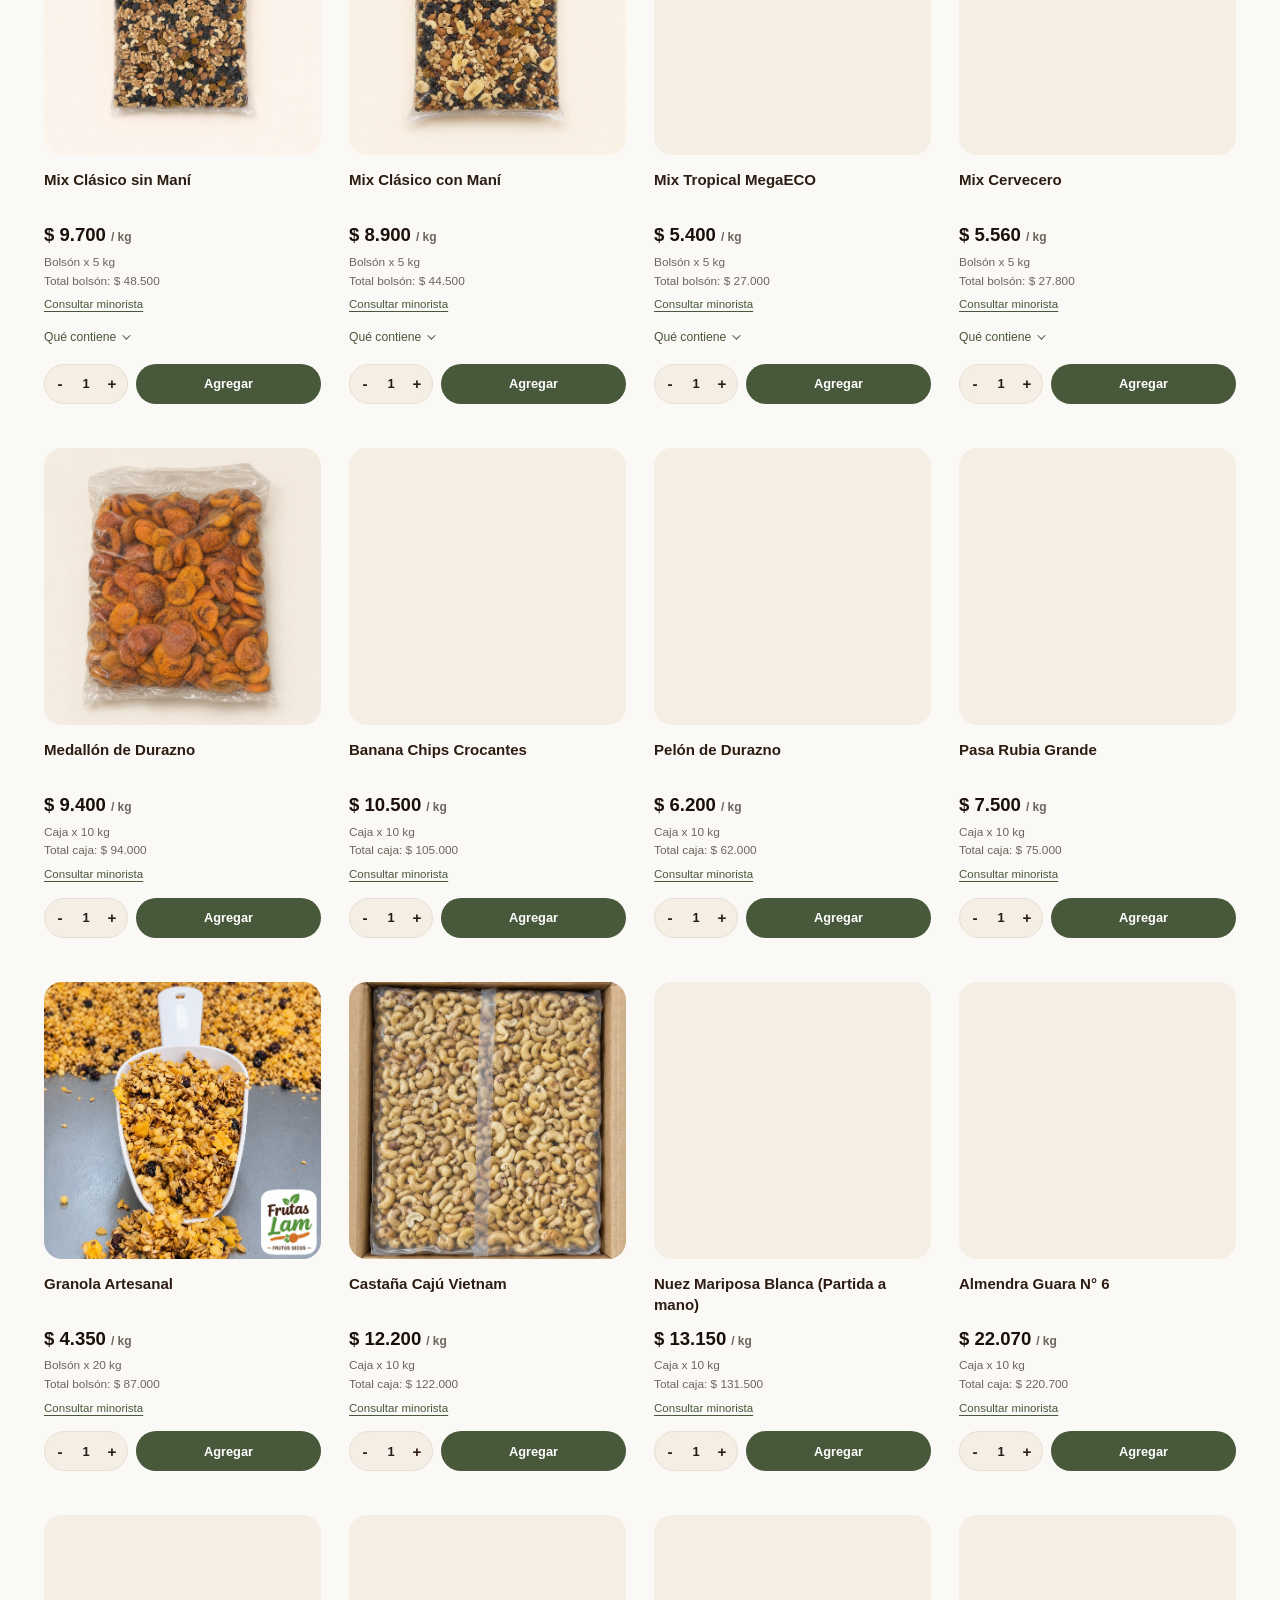
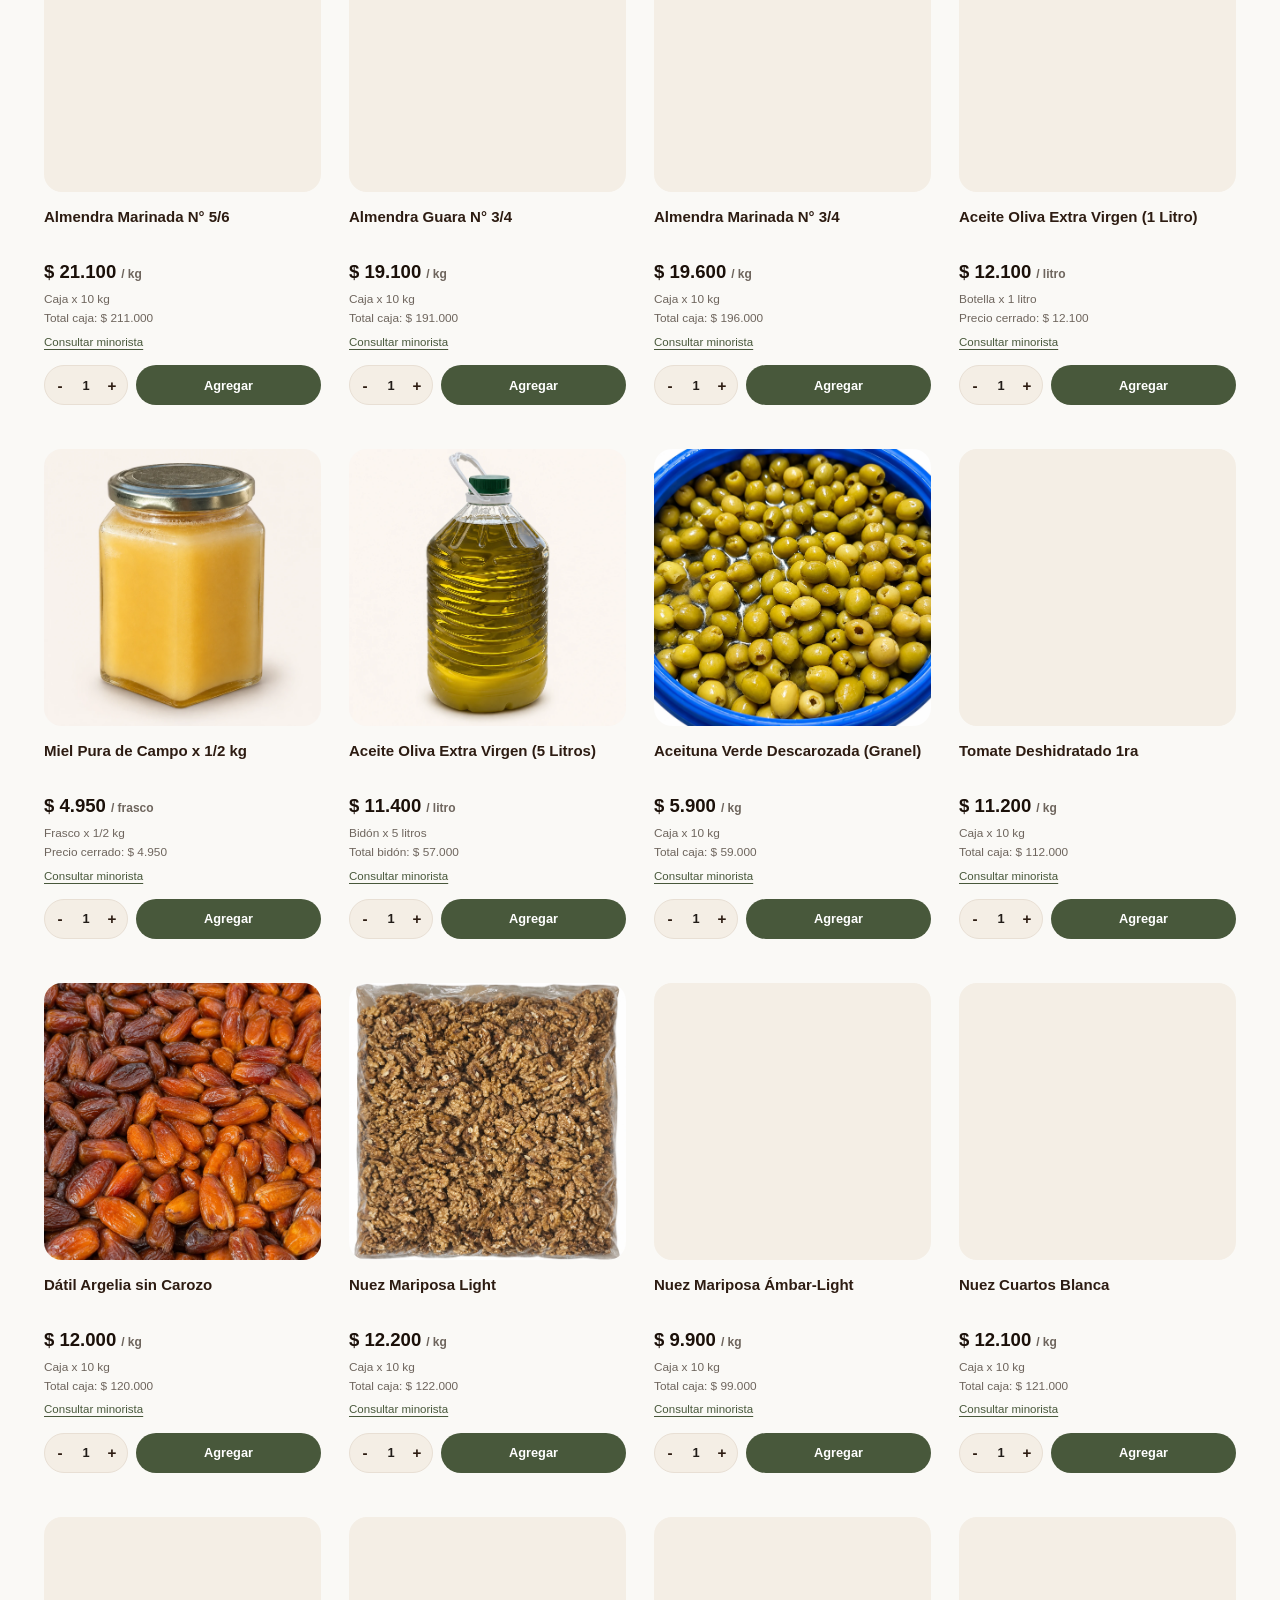
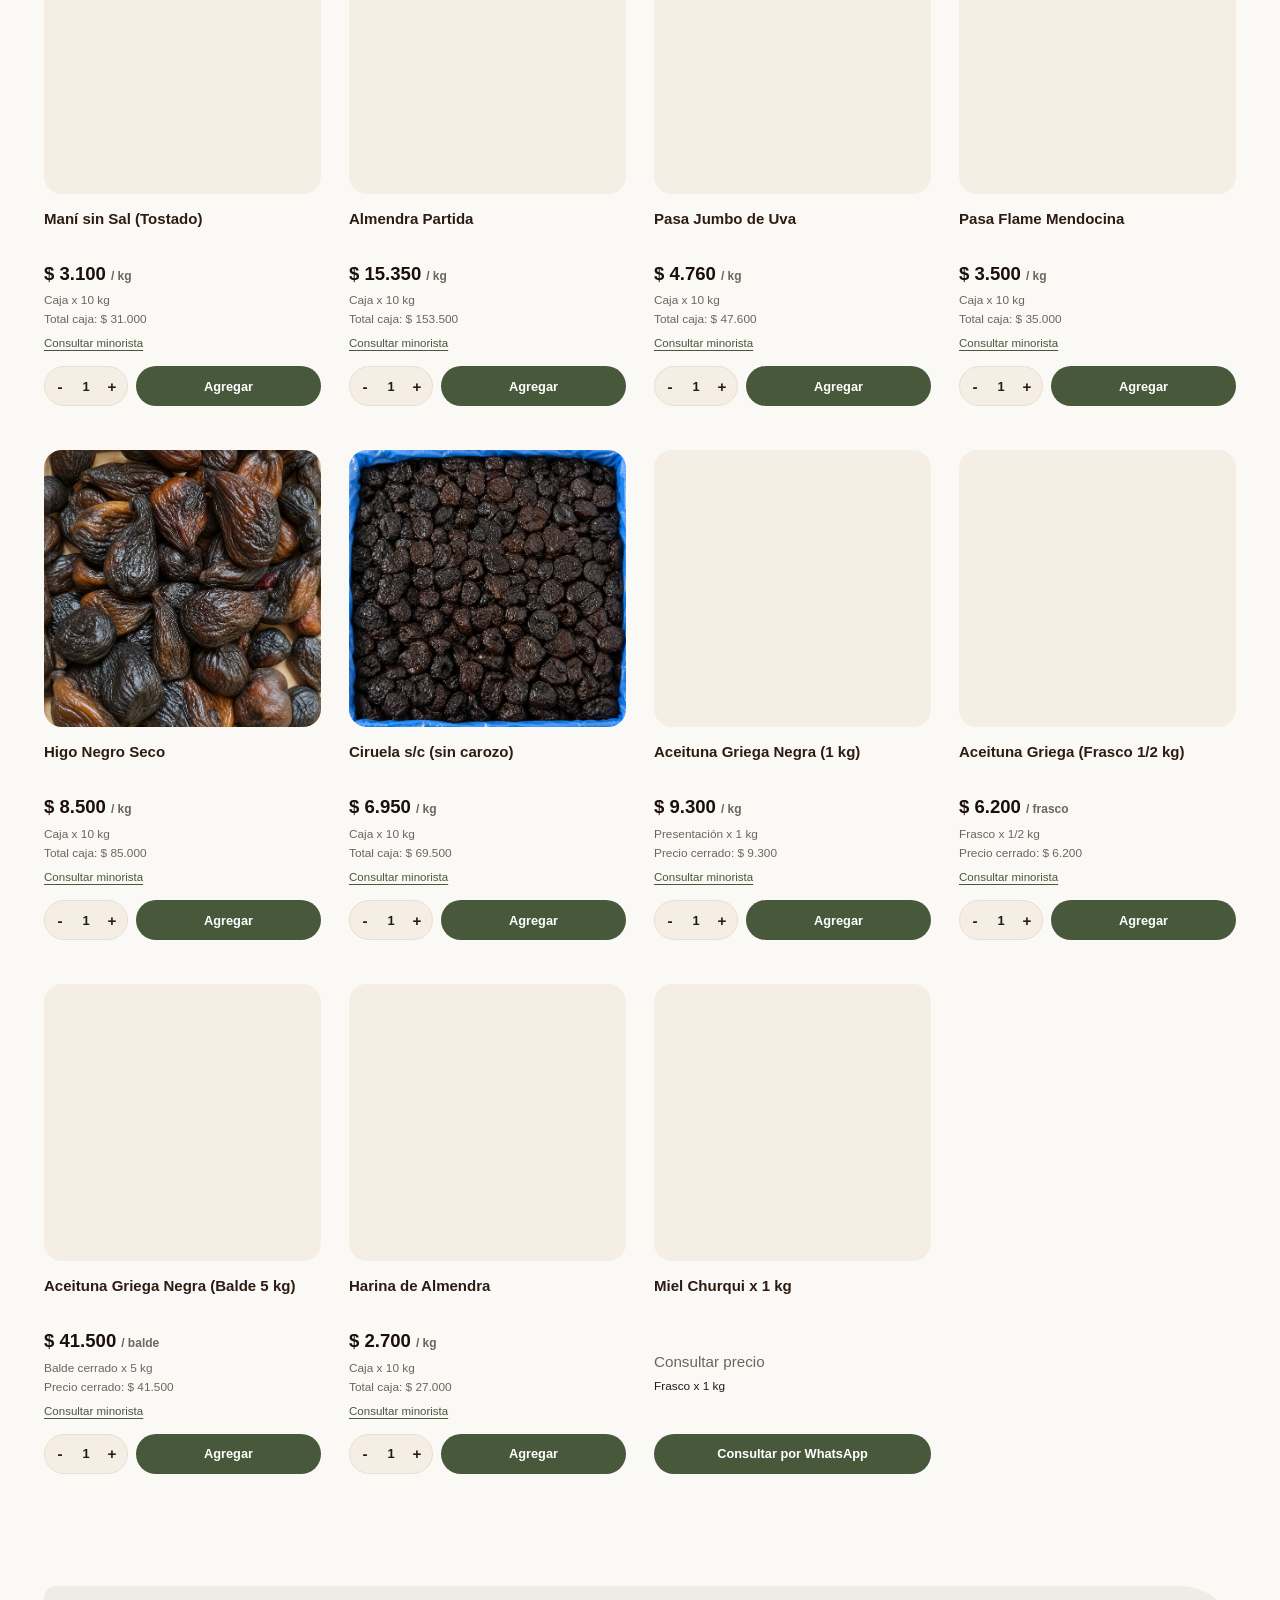
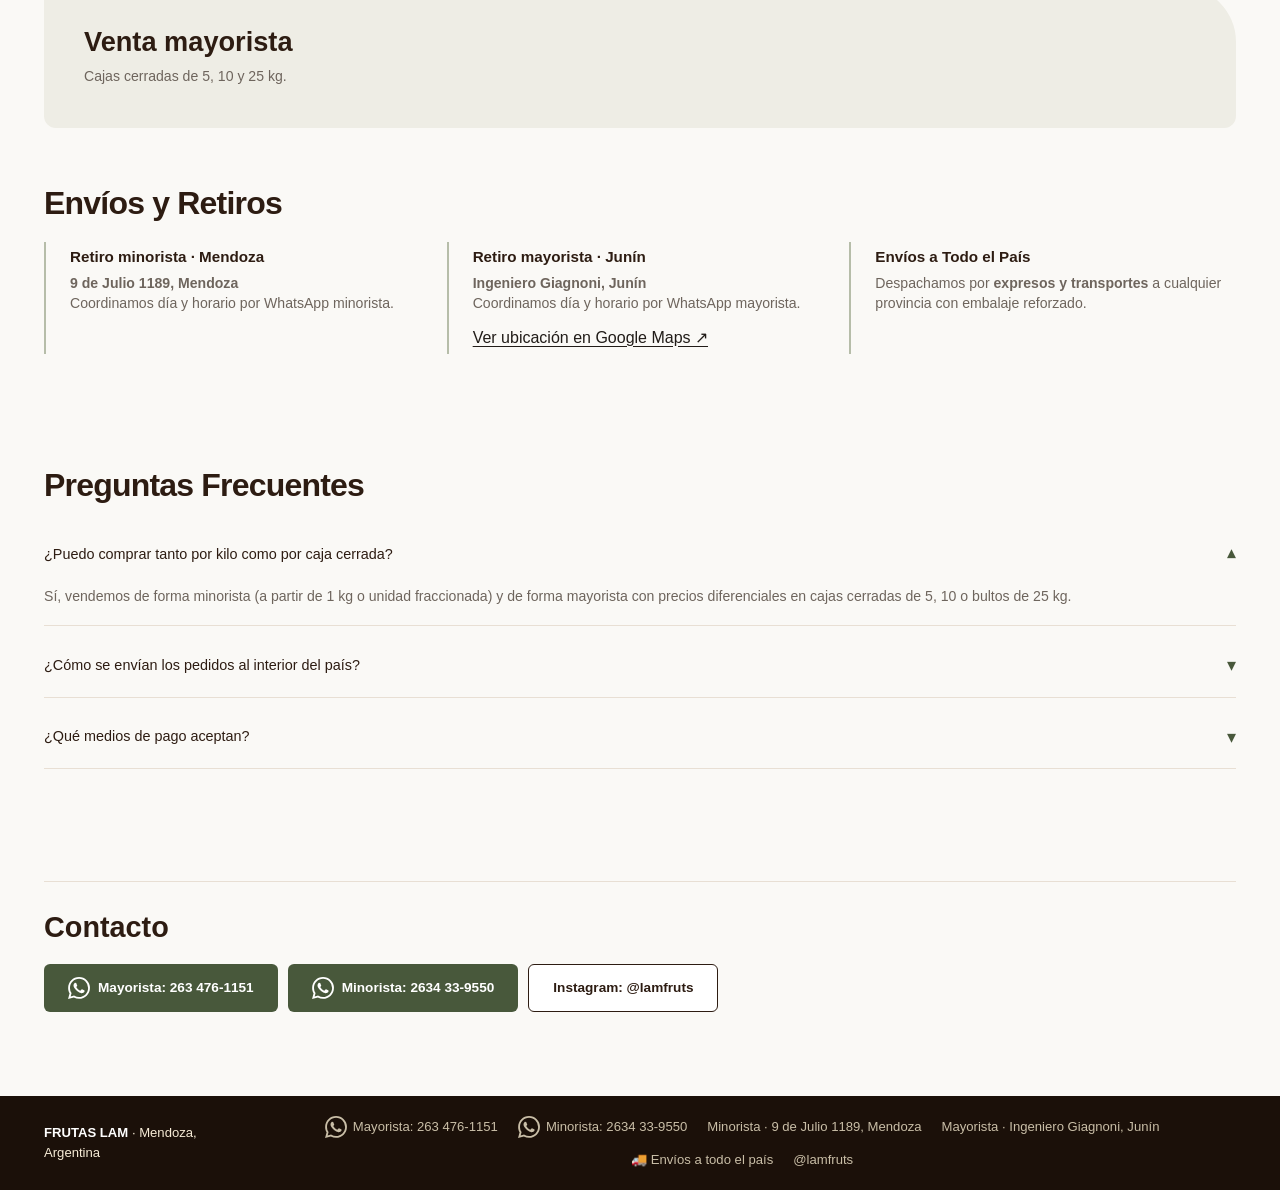
<file: mayorista/index.html>
<!DOCTYPE html>
<html lang="es-AR">
<head>
  <meta charset="UTF-8">
  <meta name="viewport" content="width=device-width, initial-scale=1.0">
  <title>Frutas LAM · Frutos secos · Precios mayoristas</title>
  <meta name="description" content="Frutos secos, frutas desecadas, aceitunas y aceites por caja de 10 kg o bolsón de 5 kg. Distribución mayorista en Mendoza.">
  <link rel="canonical" href="https://frutaslam.com.ar/mayorista">

  <!-- Vista previa al compartir el enlace (WhatsApp, redes) -->
  <meta property="og:title" content="Frutas LAM · Precios mayoristas">
  <meta property="og:description" content="Frutos secos, frutas desecadas, aceitunas y aceites por caja de 10 kg o bolsón de 5 kg. Distribución mayorista en Mendoza.">
  <meta property="og:image" content="https://frutaslam.com.ar/assets/logo-lam.png">
  <meta property="og:url" content="https://frutaslam.com.ar/mayorista">
  <meta property="og:type" content="website">

  <!-- Página de entrada: no contiene el catálogo. Abre la página principal en la modalidad mayorista.
       La redirección reemplaza esta entrada del historial, por lo que Atrás no vuelve aquí. -->
  <meta http-equiv="refresh" content="0;url=../?modo=mayorista">
  <script>location.replace('../?modo=mayorista' + location.hash);</script>
</head>
<body>
  <p>Abriendo el catálogo mayorista de Frutas LAM… <a href="../?modo=mayorista">Continuar</a></p>
</body>
</html>
</file>
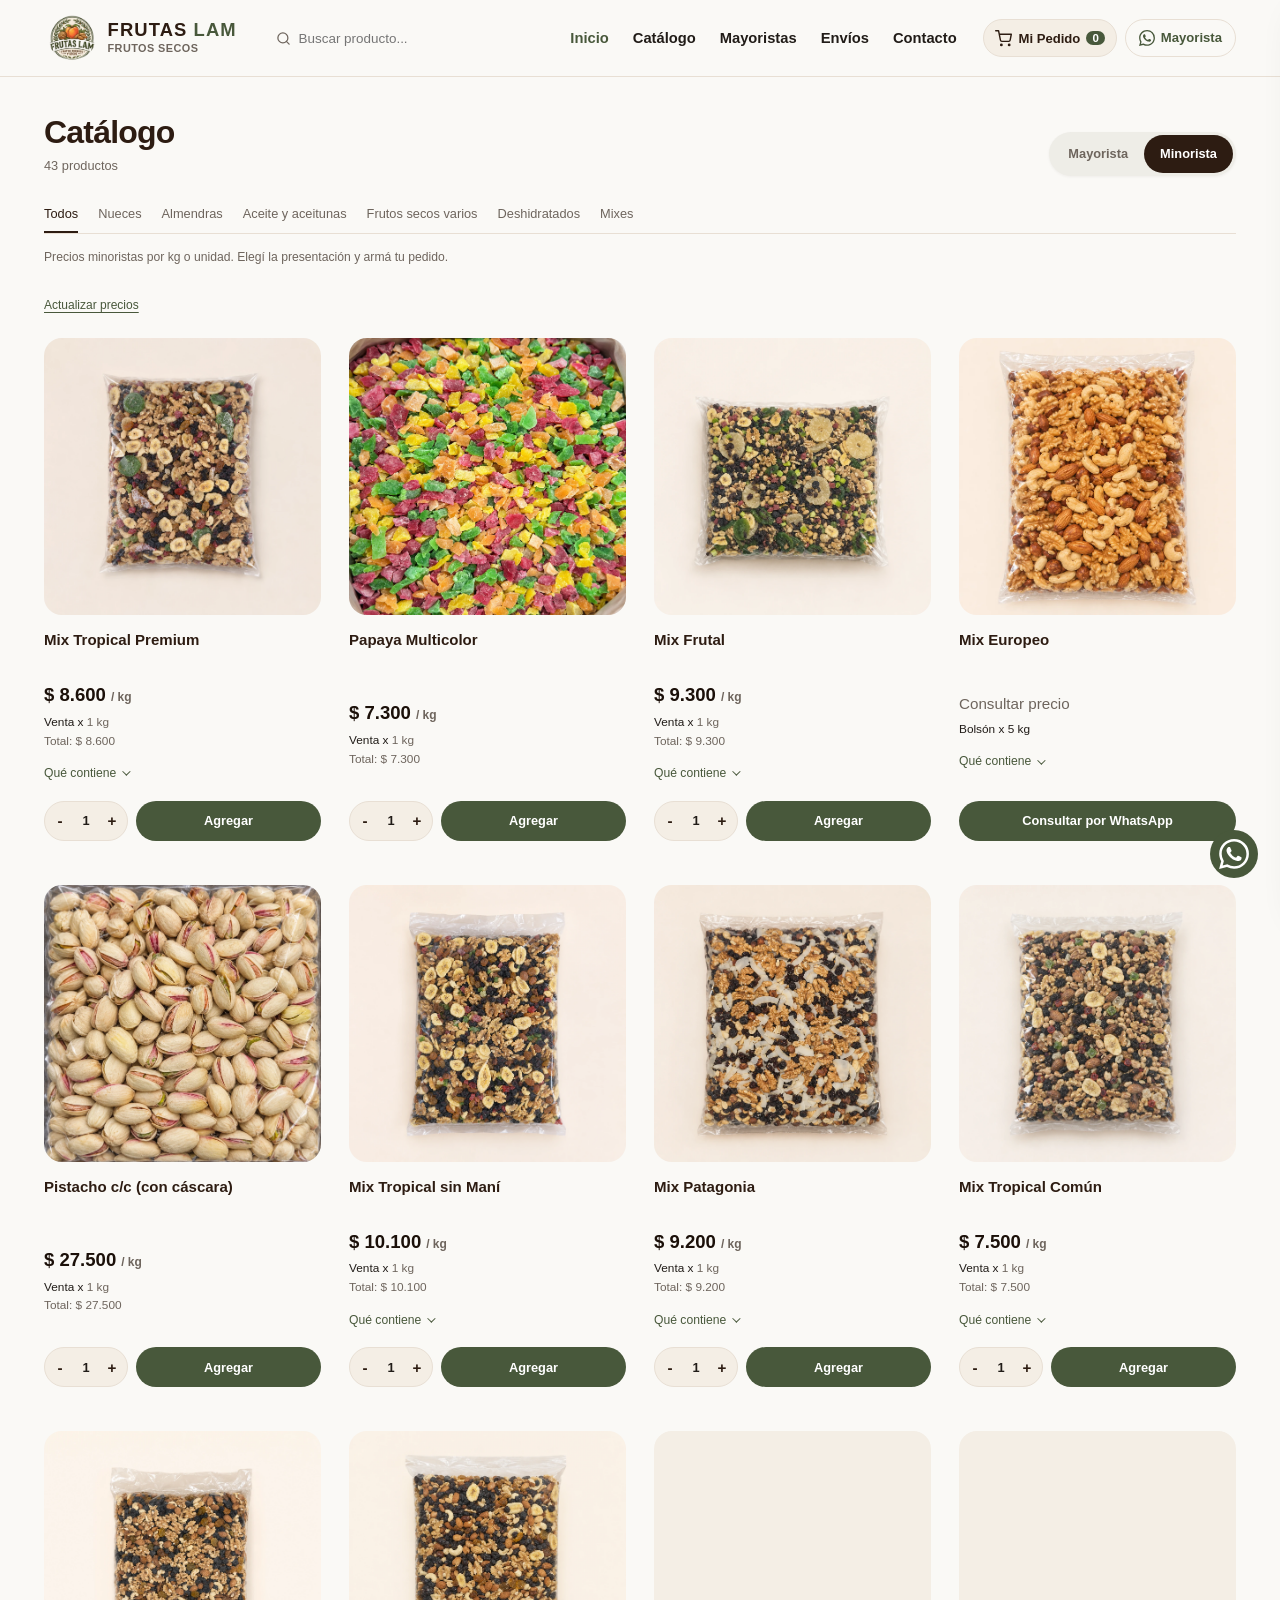
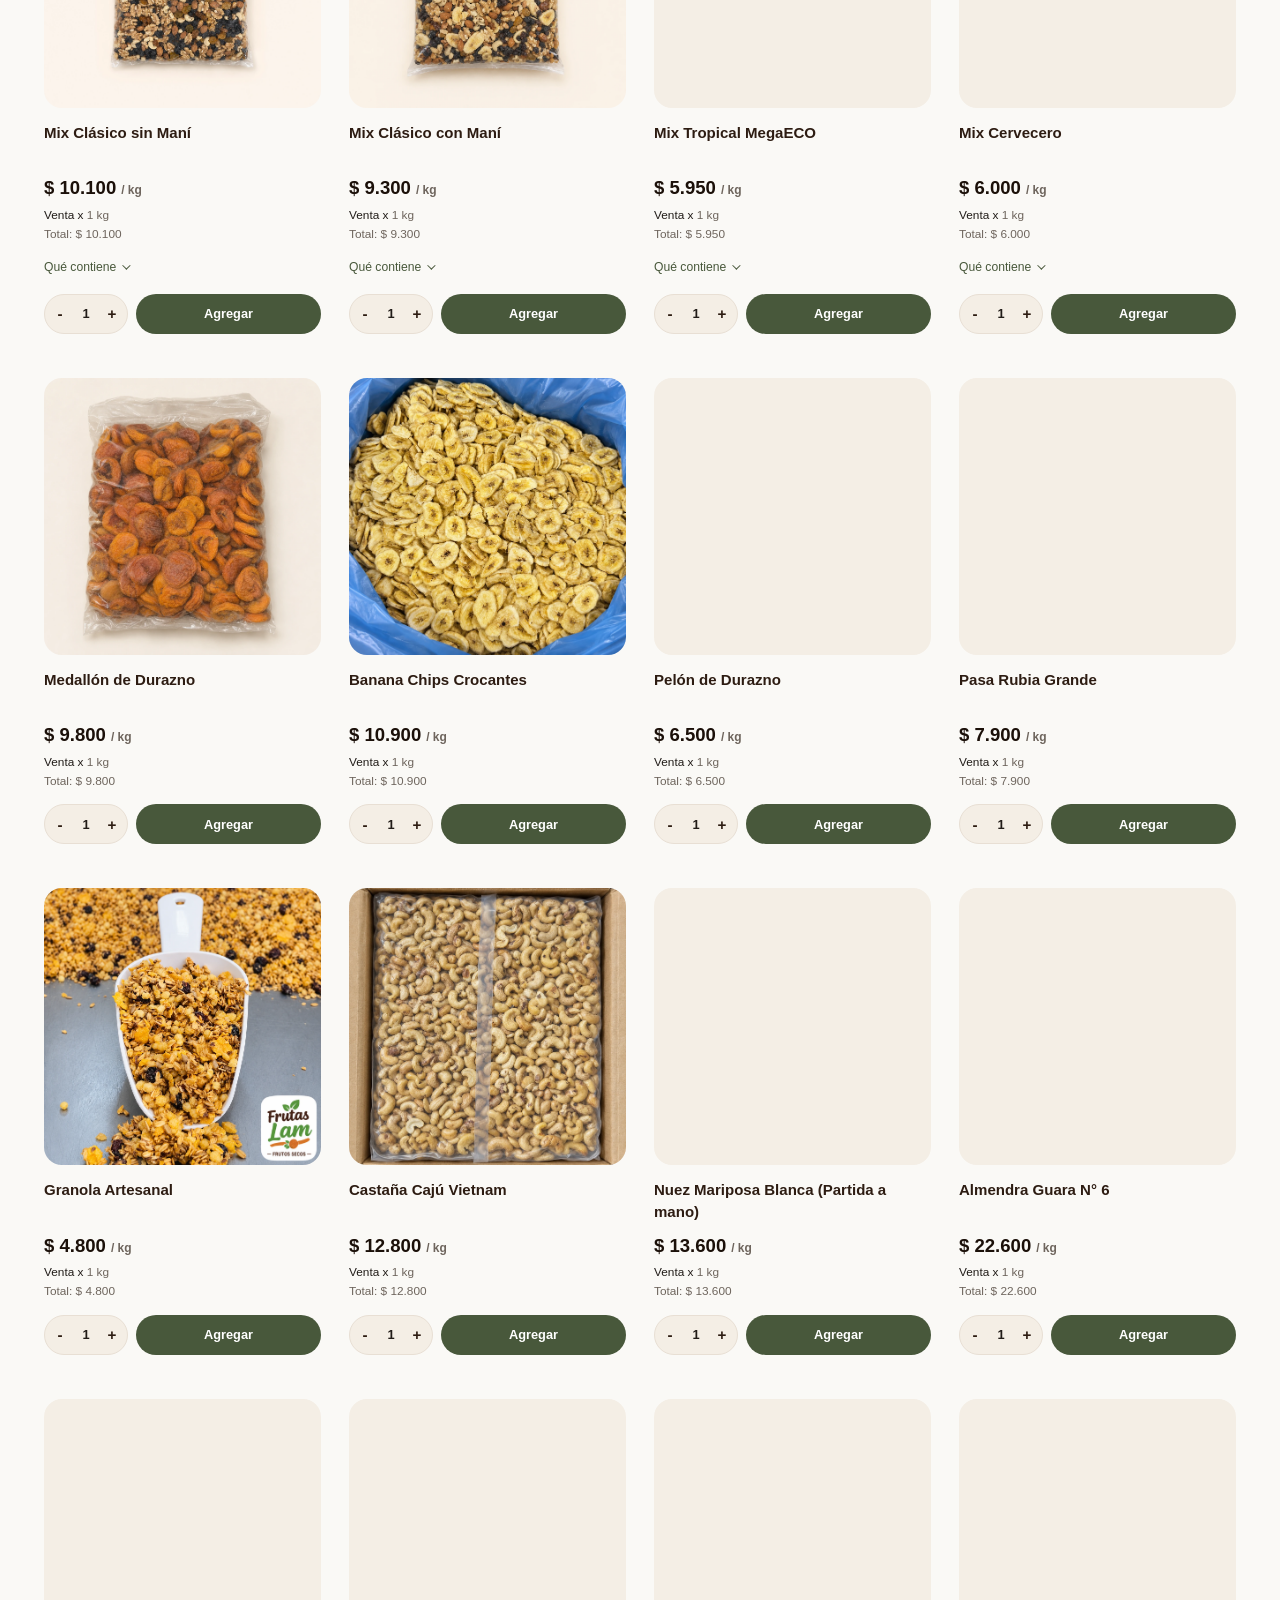
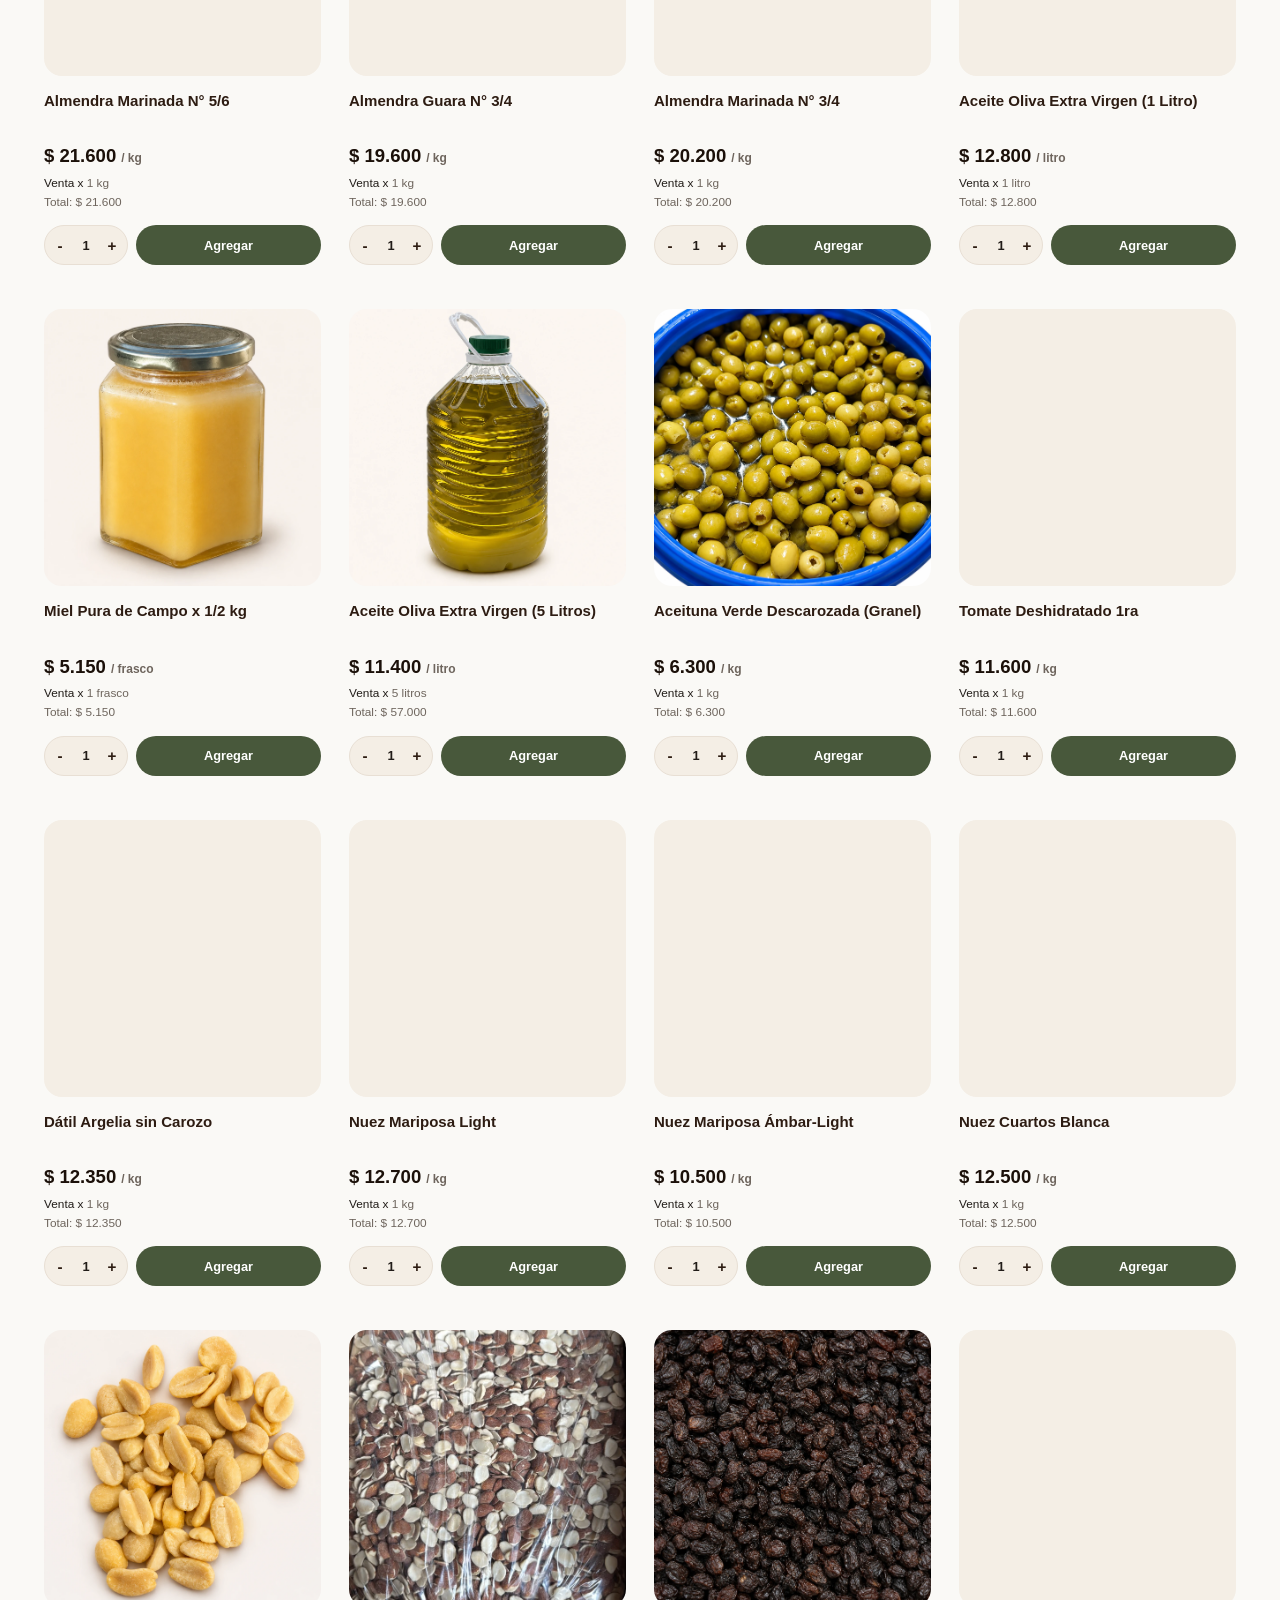
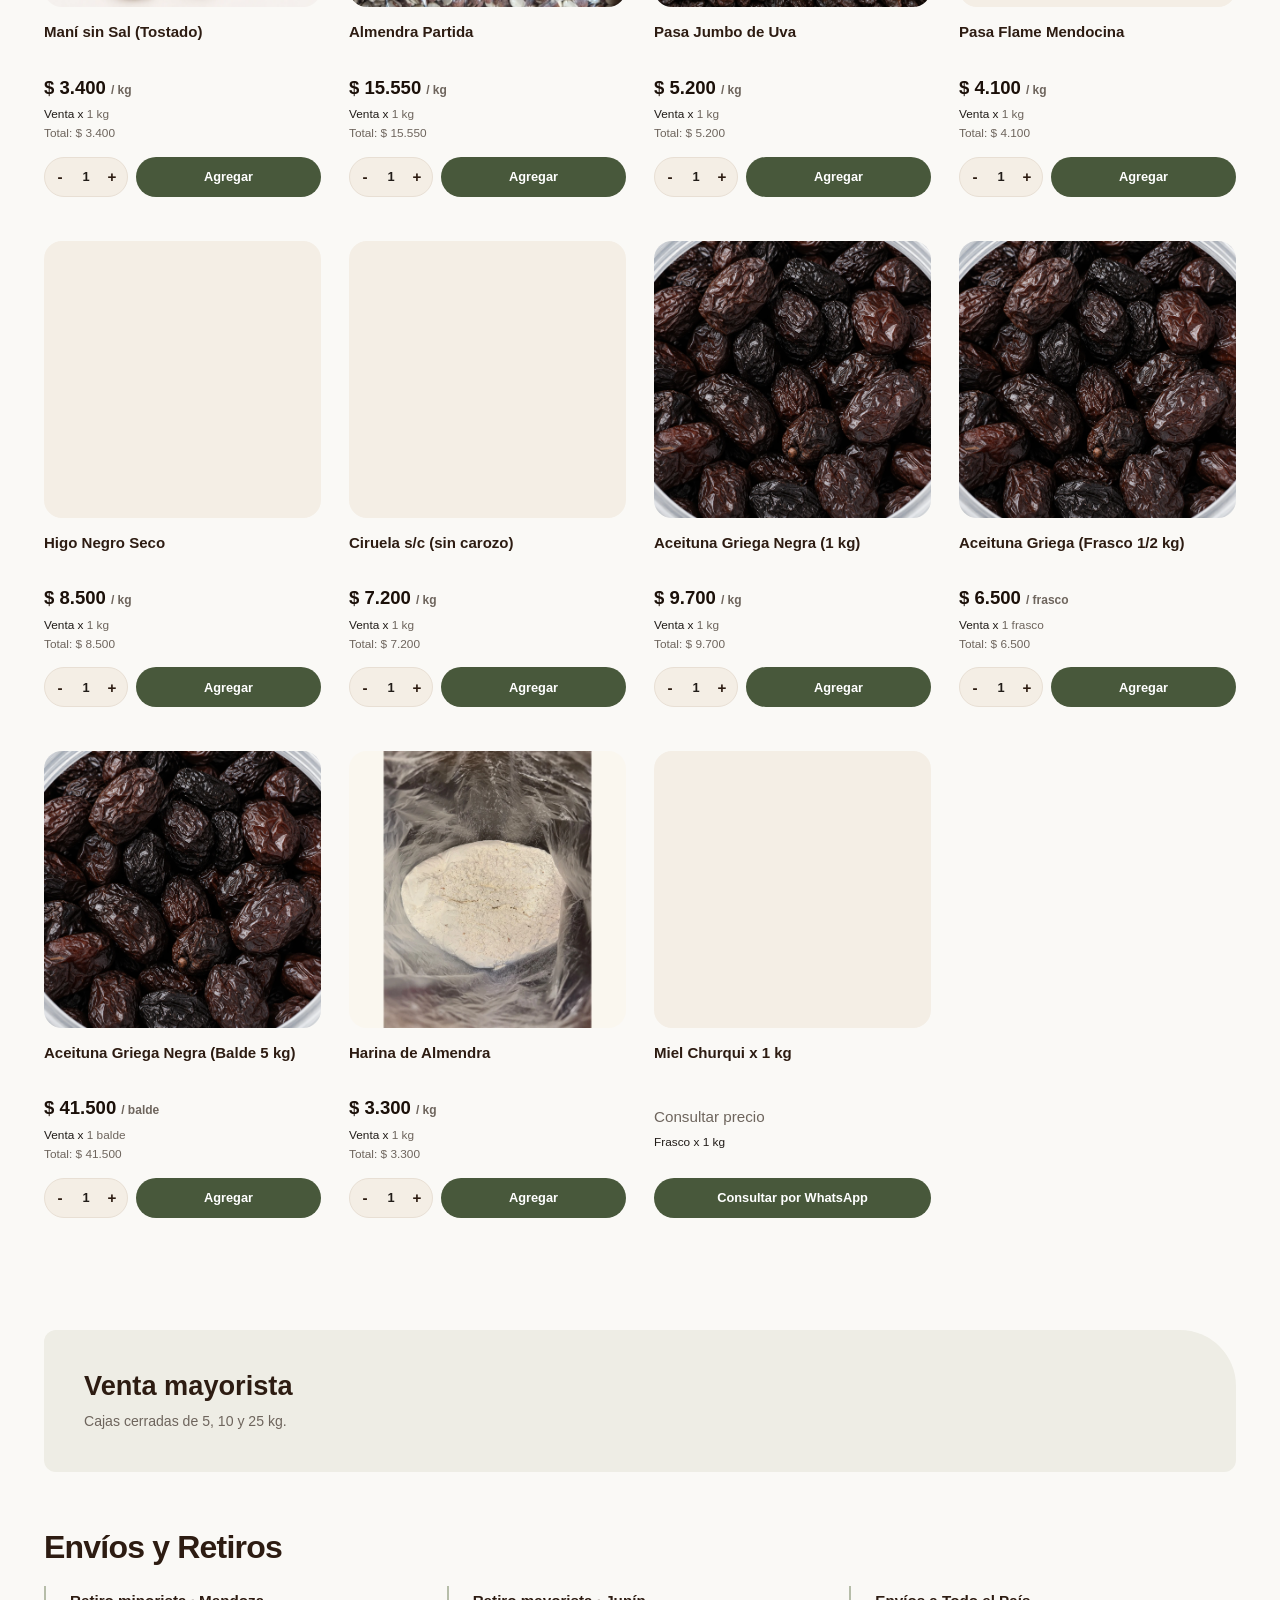
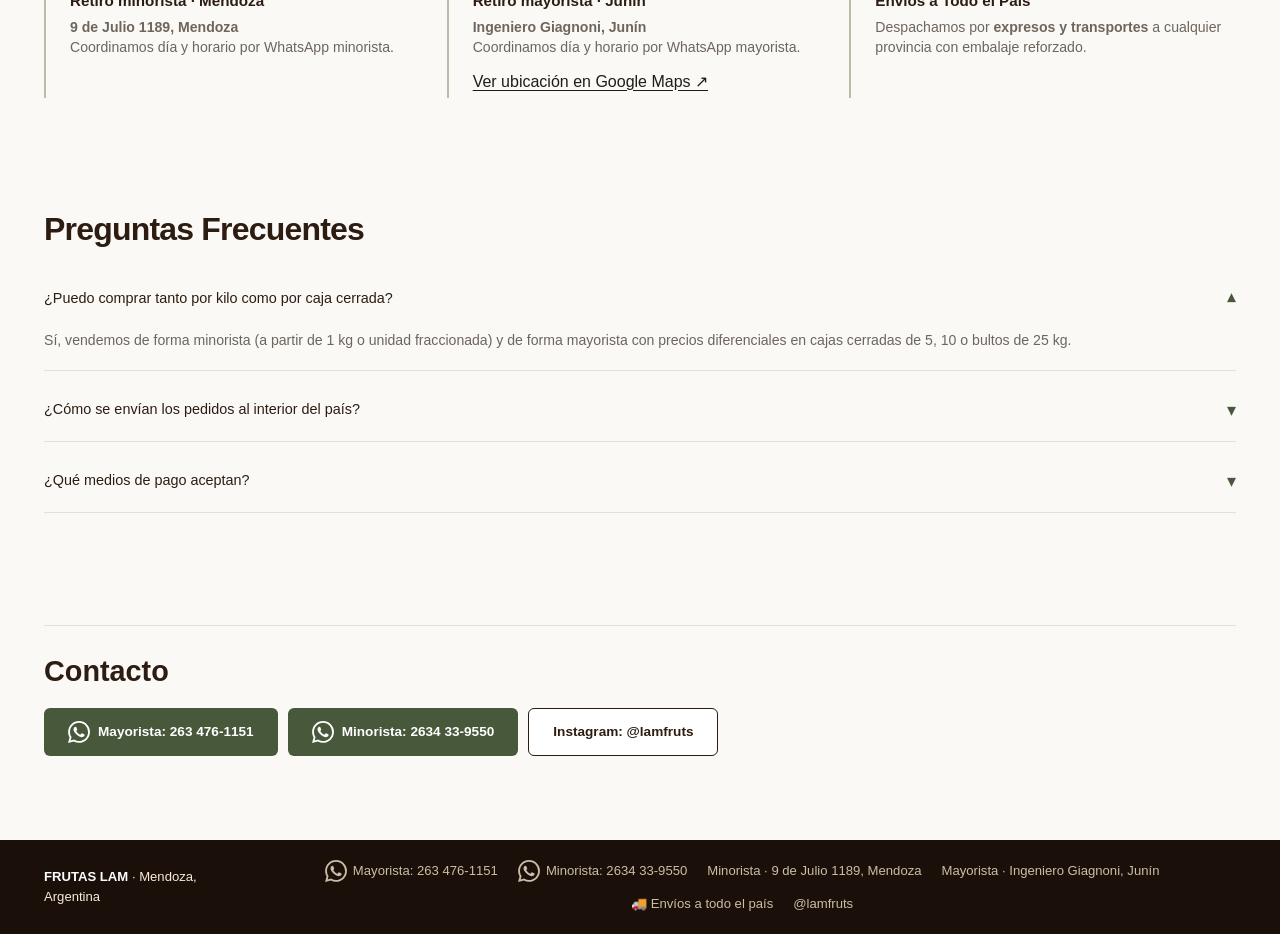
<file: minorista/index.html>
<!DOCTYPE html>
<html lang="es-AR">
<head>
  <meta charset="UTF-8">
  <meta name="viewport" content="width=device-width, initial-scale=1.0">
  <title>Frutas LAM · Frutos secos · Precios minoristas</title>
  <meta name="description" content="Frutos secos, frutas desecadas, aceitunas y aceites por kg o unidad. Armá tu pedido y retiralo en Mendoza Ciudad.">
  <link rel="canonical" href="https://frutaslam.com.ar/minorista">

  <!-- Vista previa al compartir el enlace (WhatsApp, redes) -->
  <meta property="og:title" content="Frutas LAM · Precios minoristas">
  <meta property="og:description" content="Frutos secos, frutas desecadas, aceitunas y aceites por kg o unidad. Armá tu pedido y retiralo en Mendoza Ciudad.">
  <meta property="og:image" content="https://frutaslam.com.ar/assets/logo-lam.png">
  <meta property="og:url" content="https://frutaslam.com.ar/minorista">
  <meta property="og:type" content="website">

  <!-- Página de entrada: no contiene el catálogo. Abre la página principal en la modalidad minorista.
       La redirección reemplaza esta entrada del historial, por lo que Atrás no vuelve aquí. -->
  <meta http-equiv="refresh" content="0;url=../?modo=minorista">
  <script>location.replace('../?modo=minorista' + location.hash);</script>
</head>
<body>
  <p>Abriendo el catálogo minorista de Frutas LAM… <a href="../?modo=minorista">Continuar</a></p>
</body>
</html>
</file>
<file: styles.css>
/* ===================================================================
   FRUTOS SECOS LAM - ESTILOS 100% RESPONSIVE Y ADAPTATIVOS
   Diseñado específicamente para Móviles, Tablets, Notebooks y Desktop
   Breakpoints verificados: 320, 375, 390, 430, 768, 1024, 1366, 1920, 2560px
   =================================================================== */

:root {
  /* Paleta cromática original */
  --color-primary: #2d1c12;          /* Tostado profundo */
  --color-primary-light: #482f20;
  --color-primary-dark: #1b1009;
  --color-accent: #48583b;
  --color-accent-hover: #33422a;
  --color-accent-soft: #fbf3e8;
  --color-pistachio: #3d592c;
  
  --color-bg-body: #faf9f6;
  --color-bg-card: #ffffff;
  --color-bg-alt: #f4eee5;
  --color-bg-dark: #22150c;
  
  --color-text-main: #211c18;
  --color-text-muted: #6e655d;
  --color-border: #e8dfd4;
  
  /* Elevaciones */
  --shadow-xs: 0 1px 3px rgba(44, 26, 14, 0.05);
  --shadow-sm: 0 2px 8px rgba(44, 26, 14, 0.06);
  --shadow-md: 0 8px 22px rgba(44, 26, 14, 0.08);
  --shadow-lg: 0 16px 36px rgba(44, 26, 14, 0.12);

  /* Tipografías y transiciones */
  --font-sans: Arial, Helvetica, sans-serif;
  --transition-fast: 0.16s ease;
  --transition-normal: 0.25s ease;
  
  --radius-xs: 4px;
  --radius-sm: 4px;
  --radius-md: 6px;
  --radius-lg: 18px;
  --radius-xl: 24px;
  --radius-full: 9999px;

  /* Espaciados y contenedores fluidos */
  --container-max: 1240px;
  --header-height: 64px;
}

/* ===================================================================
   RESET Y BASE ACCESIBLE (MOBILE-FIRST)
   =================================================================== */
*, *::before, *::after {
  box-sizing: border-box;
  margin: 0;
  padding: 0;
  -webkit-tap-highlight-color: transparent;
}

html {
  scroll-behavior: smooth;
  font-size: 16px;
  -webkit-font-smoothing: antialiased;
  -moz-osx-font-smoothing: grayscale;
}

body {
  font-family: var(--font-sans);
  background-color: var(--color-bg-body);
  color: var(--color-text-main);
  line-height: 1.5;
  overflow-x: hidden;
  width: 100%;
  min-height: 100vh;
  display: flex;
  flex-direction: column;
}

img {
  max-width: 100%;
  height: auto;
  display: block;
}

a {
  color: inherit;
  text-decoration: none;
  transition: color var(--transition-fast);
}

button, input, select, textarea {
  font-family: inherit;
  font-size: inherit;
  color: inherit;
}

button {
  cursor: pointer;
  border: none;
  background: none;
  touch-action: manipulation;
}

/* Contenedor Adaptativo Fluido */
.container {
  width: 100%;
  max-width: var(--container-max);
  margin-left: auto;
  margin-right: auto;
  padding-left: clamp(12px, 3.5vw, 24px);
  padding-right: clamp(12px, 3.5vw, 24px);
}

.sr-only {
  position: absolute;
  width: 1px;
  height: 1px;
  padding: 0;
  margin: -1px;
  overflow: hidden;
  clip: rect(0, 0, 0, 0);
  border: 0;
}

/* ===================================================================
   HEADER & NAVBAR ADAPTATIVOS
   =================================================================== */
.site-header {
  position: sticky;
  top: 0;
  background: rgba(255, 255, 255, 0.96);
  backdrop-filter: blur(12px);
  -webkit-backdrop-filter: blur(12px);
  border-bottom: 1px solid var(--color-border);
  z-index: 100;
  transition: all var(--transition-fast);
}

.header-container {
  width: 100%;
  max-width: var(--container-max);
  margin-left: auto;
  margin-right: auto;
  padding-left: clamp(16px, 4vw, 36px);
  padding-right: clamp(16px, 4vw, 36px);
  display: flex;
  align-items: center;
  justify-content: space-between;
  gap: clamp(10px, 2vw, 24px);
  padding-top: 10px;
  padding-bottom: 10px;
}

/* Logo adaptable */
.brand-link {
  display: flex;
  align-items: center;
  gap: 8px;
  flex-shrink: 0;
  user-select: none;
}

.brand-logo {
  height: clamp(34px, 5vw, 48px);
  width: auto;
  object-fit: contain;
  transition: transform var(--transition-normal);
}

.brand-link:hover .brand-logo {
  transform: scale(1.04);
}

.brand-text {
  display: flex;
  flex-direction: column;
}

.brand-title {
  font-size: clamp(0.92rem, 2.5vw, 1.15rem);
  font-weight: 700;
  color: var(--color-primary);
  line-height: 1.1;
  letter-spacing: -0.02em;
  white-space: nowrap;
}

.brand-title strong {
  color: var(--color-accent);
}

.brand-subtitle {
  font-size: clamp(0.6rem, 1.6vw, 0.72rem);
  font-weight: 700;
  color: var(--color-text-muted);
  text-transform: uppercase;
  letter-spacing: 0.04em;
  white-space: nowrap;
}

/* Buscador Inteligente */
.search-wrapper {
  position: relative;
  display: flex;
  align-items: center;
  flex: 1;
  max-width: 100%;
}

.search-icon {
  position: absolute;
  left: 12px;
  width: 15px;
  height: 15px;
  color: var(--color-text-muted);
  pointer-events: none;
}

.search-wrapper input {
  width: 100%;
  padding: 8px 30px 8px 34px;
  background: var(--color-bg-alt);
  border: 1px solid transparent;
  border-radius: var(--radius-full);
  font-size: 0.84rem;
  color: var(--color-text-main);
  outline: none;
  transition: all var(--transition-fast);
  height: 36px;
}

.search-wrapper input:focus {
  background: #ffffff;
  border-color: var(--color-accent);
  box-shadow: 0 0 0 3px rgba(201, 115, 22, 0.12);
}

.clear-search-btn {
  position: absolute;
  right: 10px;
  width: 20px;
  height: 20px;
  display: flex;
  align-items: center;
  justify-content: center;
  font-size: 1.1rem;
  color: var(--color-text-muted);
  border-radius: var(--radius-full);
}

/* Navegación Desktop */
.desktop-nav {
  display: none;
  align-items: center;
  gap: 20px;
}

.nav-item {
  font-size: 0.88rem;
  font-weight: 600;
  color: var(--color-text-main);
  padding: 6px 0;
  position: relative;
  white-space: nowrap;
}

.nav-item:hover, .nav-item.active {
  color: var(--color-accent);
}

/* Acciones de Cabecera */
.header-actions {
  display: flex;
  align-items: center;
  gap: 8px;
  flex-shrink: 0;
}

.cart-trigger-btn {
  display: inline-flex;
  align-items: center;
  gap: 6px;
  background: var(--color-bg-alt);
  border: 1px solid var(--color-border);
  padding: 7px 11px;
  border-radius: var(--radius-full);
  font-weight: 700;
  font-size: 0.82rem;
  color: var(--color-primary);
  height: 38px;
  transition: all var(--transition-fast);
}

.cart-trigger-btn svg {
  width: 17px;
  height: 17px;
  flex-shrink: 0;
}

.cart-badge {
  background: var(--color-accent);
  color: #ffffff;
  font-size: 0.72rem;
  font-weight: 700;
  padding: 1px 6px;
  border-radius: var(--radius-full);
  min-width: 18px;
  text-align: center;
}

.cart-trigger-btn:hover {
  background: #ffffff;
  border-color: var(--color-accent);
}

.btn-header-wa {
  display: inline-flex;
  align-items: center;
  gap: 6px;
  background: #25d366;
  color: #ffffff;
  font-weight: 700;
  font-size: 0.82rem;
  padding: 7px 13px;
  border-radius: var(--radius-full);
  height: 38px;
  transition: all var(--transition-fast);
}

.btn-header-wa svg {
  width: 16px;
  height: 16px;
  flex-shrink: 0;
}

.btn-header-wa:hover {
  background: #20bd5a;
}

/* Botón Hamburguesa Mobile */
.mobile-toggle-btn {
  display: flex;
  flex-direction: column;
  justify-content: center;
  align-items: center;
  gap: 5px;
  width: 38px;
  height: 38px;
  background: var(--color-bg-alt);
  border-radius: var(--radius-sm);
  border: 1px solid var(--color-border);
  padding: 6px;
  flex-shrink: 0;
}

.mobile-toggle-btn span {
  display: block;
  height: 2px;
  width: 18px;
  background: var(--color-primary);
  border-radius: 2px;
  transition: transform var(--transition-fast), opacity var(--transition-fast);
}

/* Menú Desplegable Mobile */
.mobile-nav-panel {
  display: none;
  flex-direction: column;
  background: #ffffff;
  border-top: 1px solid var(--color-border);
  padding: 14px clamp(14px, 4vw, 24px);
  gap: 8px;
  box-shadow: var(--shadow-md);
  animation: slideDown 0.2s ease forwards;
}

.mobile-nav-panel.open {
  display: flex;
}

@keyframes slideDown {
  from { opacity: 0; transform: translateY(-8px); }
  to { opacity: 1; transform: translateY(0); }
}

.mobile-nav-link {
  font-size: 0.94rem;
  font-weight: 600;
  color: var(--color-text-main);
  padding: 10px 4px;
  border-bottom: 1px solid var(--color-border);
}

.mobile-nav-link:active {
  color: var(--color-accent);
}

.mobile-nav-footer {
  padding-top: 8px;
}

/* ===================================================================
   BOTONES Y COMPONENTES COMUNES
   =================================================================== */
.btn {
  display: inline-flex;
  align-items: center;
  justify-content: center;
  gap: 8px;
  font-weight: 700;
  border-radius: var(--radius-md);
  padding: 10px 18px;
  min-height: 44px; /* Ergonomía táctil */
  transition: all var(--transition-fast);
  text-align: center;
  line-height: 1.2;
  white-space: nowrap;
}

.btn-lg {
  padding: 12px 24px;
  font-size: clamp(0.92rem, 2vw, 1rem);
  min-height: 48px;
}

.btn-sm {
  padding: 7px 14px;
  font-size: 0.8rem;
  min-height: 36px;
  border-radius: var(--radius-sm);
}

.btn-block {
  width: 100%;
}

.btn-primary {
  background: var(--color-primary);
  color: #ffffff;
}

.btn-primary:hover {
  background: var(--color-primary-light);
}

.btn-accent {
  background: var(--color-accent);
  color: #ffffff;
  box-shadow: 0 2px 10px rgba(201, 115, 22, 0.28);
}

.btn-accent:hover {
  background: var(--color-accent-hover);
  transform: translateY(-1px);
}

.btn-outline-light {
  background: rgba(255, 255, 255, 0.12);
  border: 1px solid rgba(255, 255, 255, 0.45);
  color: #ffffff;
  backdrop-filter: blur(6px);
}

.btn-outline-light:hover {
  background: #ffffff;
  color: var(--color-primary-dark);
}

.btn-outline-dark {
  border: 1.5px solid var(--color-primary);
  color: var(--color-primary);
  background: #ffffff;
}

.btn-outline-dark:hover {
  background: var(--color-primary);
  color: #ffffff;
}

/* Badges */
.badge {
  display: inline-flex;
  align-items: center;
  padding: 4px 10px;
  border-radius: var(--radius-full);
  font-size: 0.72rem;
  font-weight: 700;
  letter-spacing: 0.02em;
}

.badge-accent {
  background: var(--color-accent);
  color: #ffffff;
}

.badge-white {
  background: rgba(255, 255, 255, 0.92);
  color: var(--color-primary-dark);
}

/* Cabeceras de Sección */
.section {
  padding-top: clamp(38px, 6vw, 68px);
  padding-bottom: clamp(38px, 6vw, 68px);
}

.text-center {
  text-align: center;
}

.section-header {
  margin-bottom: clamp(20px, 4vw, 36px);
}

.section-title {
  font-size: clamp(1.6rem, 4vw, 2.3rem);
  font-weight: 700;
  color: var(--color-primary);
  letter-spacing: -0.02em;
  line-height: 1.2;
}

.section-subtitle {
  font-size: clamp(0.85rem, 2vw, 0.98rem);
  color: var(--color-text-muted);
  margin-top: 6px;
  max-width: 580px;
  margin-left: auto;
  margin-right: auto;
}

/* ===================================================================
   HERO SECTION ADAPTATIVA
   =================================================================== */
.hero-section {
  position: relative;
  background-image: url('assets/productos/almendra-guara-6.webp');
  background-size: cover;
  background-position: center 30%;
  padding-top: clamp(48px, 8vw, 84px);
  padding-bottom: clamp(38px, 6vw, 64px);
  color: #ffffff;
  text-align: center;
}

.hero-overlay {
  position: absolute;
  inset: 0;
  background: linear-gradient(135deg, rgba(28, 17, 9, 0.94) 0%, rgba(45, 26, 14, 0.88) 100%);
}

.hero-content {
  position: relative;
  z-index: 2;
  max-width: 740px;
}

.hero-badges {
  display: flex;
  flex-wrap: wrap;
  justify-content: center;
  gap: 8px;
  margin-bottom: 16px;
}

.hero-title {
  font-size: clamp(2rem, 7vw, 3.4rem);
  font-weight: 700;
  letter-spacing: -0.03em;
  line-height: 1.12;
  margin-bottom: 12px;
}


.hero-description {
  font-size: clamp(0.92rem, 2.5vw, 1.12rem);
  color: #faebd7;
  max-width: 580px;
  margin-left: auto;
  margin-right: auto;
  margin-bottom: clamp(22px, 4vw, 32px);
  line-height: 1.5;
}

.hero-cta-group {
  display: flex;
  flex-direction: column;
  gap: 10px;
  margin-bottom: clamp(24px, 4vw, 36px);
}

.hero-cta-group .btn {
  width: 100%;
}

.hero-quick-pills {
  display: flex;
  flex-wrap: wrap;
  justify-content: center;
  gap: 8px;
}

.quick-pill {
  background: rgba(255, 255, 255, 0.1);
  border: 1px solid rgba(255, 255, 255, 0.16);
  backdrop-filter: blur(6px);
  padding: 6px 12px;
  border-radius: var(--radius-full);
  font-size: clamp(0.74rem, 1.8vw, 0.82rem);
  color: #ffffff;
  display: inline-flex;
  align-items: center;
  gap: 4px;
}

.quick-pill strong {
  color: #fbd38d;
}

/* ===================================================================
   CATEGORÍAS (CUADRÍCULA INTELIGENTE)
   =================================================================== */
.categories-grid {
  display: grid;
  grid-template-columns: repeat(3, 1fr); /* 3 por fila en móvil compacto */
  gap: 8px;
}

.category-card {
  background: #ffffff;
  border: 1px solid var(--color-border);
  border-radius: var(--radius-md);
  padding: 8px 6px;
  text-align: center;
  display: flex;
  flex-direction: column;
  align-items: center;
  transition: all var(--transition-fast);
}

.category-card:hover {
  transform: translateY(-2px);
  border-color: var(--color-accent);
  box-shadow: var(--shadow-sm);
}

.category-img-wrap {
  width: 100%;
  aspect-ratio: 1 / 1;
  border-radius: var(--radius-sm);
  overflow: hidden;
  margin-bottom: 6px;
  background: var(--color-bg-alt);
}

.category-img-wrap img {
  width: 100%;
  height: 100%;
  object-fit: cover;
  transition: transform var(--transition-normal);
}

.category-card:hover .category-img-wrap img {
  transform: scale(1.06);
}

.category-card h3 {
  font-size: clamp(0.74rem, 2vw, 0.88rem);
  font-weight: 700;
  color: var(--color-primary);
  line-height: 1.2;
}

/* ===================================================================
   CATÁLOGO DE PRODUCTOS (GRID RESPONSIVE EXACTO)
   =================================================================== */
.catalog-section {
  background: var(--color-bg-body);
}

.catalog-top-bar {
  display: flex;
  flex-direction: column;
  align-items: stretch;
  gap: 14px;
  margin-bottom: 16px;
}

/* Segmented Control / Switch de Modo */
.pricing-mode-toggle {
  width: 100%;
  display: flex;
}

.toggle-pills {
  width: 100%;
  display: flex;
  background: #ffffff;
  padding: 3px;
  border-radius: var(--radius-full);
  border: 1px solid var(--color-border);
  box-shadow: var(--shadow-xs);
}

.pill-btn {
  flex: 1;
  display: inline-flex;
  align-items: center;
  justify-content: center;
  gap: 5px;
  padding: 8px 6px;
  border-radius: var(--radius-full);
  font-size: clamp(0.74rem, 2vw, 0.84rem);
  font-weight: 700;
  color: var(--color-text-muted);
  transition: all var(--transition-fast);
  white-space: nowrap;
}

.pill-dot {
  width: 6px;
  height: 6px;
  border-radius: var(--radius-full);
  background: #c5bbb0;
  flex-shrink: 0;
}

.pill-discount {
  background: #fbf3e8;
  color: var(--color-accent);
  font-size: 0.68rem;
  font-weight: 700;
  padding: 1px 5px;
  border-radius: var(--radius-full);
}

.pill-btn.active {
  background: var(--color-primary);
  color: #ffffff;
}

.pill-btn.active .pill-dot {
  background: #4ade80;
}

.pill-btn.active .pill-discount {
  background: var(--color-accent);
  color: #ffffff;
}

/* Barra de Filtros Deslizable con Snap */
.catalog-filter-bar {
  display: flex;
  gap: 6px;
  overflow-x: auto;
  padding-bottom: 8px;
  margin-bottom: 14px;
  scrollbar-width: none;
  -webkit-overflow-scrolling: touch;
  scroll-snap-type: x mandatory;
}

.catalog-filter-bar::-webkit-scrollbar {
  display: none;
}

.filter-tab {
  padding: 6px 14px;
  background: #ffffff;
  border: 1px solid var(--color-border);
  border-radius: var(--radius-full);
  font-size: 0.8rem;
  font-weight: 600;
  color: var(--color-text-muted);
  white-space: nowrap;
  flex-shrink: 0;
  scroll-snap-align: start;
  transition: all var(--transition-fast);
}

.filter-tab:hover {
  border-color: var(--color-accent);
  color: var(--color-accent);
}

.filter-tab.active {
  background: var(--color-accent);
  color: #ffffff;
  border-color: var(--color-accent);
}

/* Banner de Modo */
.mode-info-banner {
  background: #ffffff;
  border: 1px solid #fed7aa;
  border-left: 4px solid var(--color-accent);
  padding: 8px 12px;
  border-radius: var(--radius-md);
  margin-bottom: 20px;
  display: flex;
  align-items: center;
  gap: 8px;
  font-size: clamp(0.78rem, 1.8vw, 0.86rem);
  color: var(--color-primary-dark);
}

.mode-info-banner.wholesale-active {
  background: #f0fdf4;
  border-color: #86efac;
  border-left-color: #16a34a;
}

/* REGLAS DEL CATÁLOGO: CELULARES = 2 PRODUCTOS POR FILA */
.products-grid {
  display: grid;
  grid-template-columns: repeat(2, 1fr); /* 2 productos por fila en móvil */
  gap: 10px;
}

/* Tarjeta de Producto */
.product-card {
  background: #ffffff;
  border: 1px solid var(--color-border);
  border-radius: var(--radius-md);
  overflow: hidden;
  display: flex;
  flex-direction: column;
  transition: all var(--transition-fast);
  position: relative;
}

.product-card:hover {
  transform: translateY(-3px);
  box-shadow: var(--shadow-sm);
  border-color: #d1c5b8;
}

.product-img-box {
  position: relative;
  width: 100%;
  aspect-ratio: 1 / 1; /* Proporción uniforme y compacta */
  background: var(--color-bg-alt);
  overflow: hidden;
}

.product-img-box img {
  width: 100%;
  height: 100%;
  object-fit: cover;
  transition: transform var(--transition-normal);
}

.product-card:hover .product-img-box img {
  transform: scale(1.05);
}

.product-badge-corner {
  position: absolute;
  top: 6px;
  left: 6px;
  background: rgba(30, 18, 10, 0.88);
  color: #fcd34d;
  font-size: 0.62rem;
  font-weight: 700;
  padding: 2px 6px;
  border-radius: var(--radius-full);
  letter-spacing: 0.02em;
}

/* Cuerpo de la tarjeta */
.product-body {
  padding: 10px 8px;
  display: flex;
  flex-direction: column;
  flex: 1;
  justify-content: space-between;
}

.product-category-tag {
  font-size: 0.66rem;
  font-weight: 700;
  text-transform: uppercase;
  color: var(--color-accent);
  margin-bottom: 2px;
  display: block;
}

.product-name {
  font-size: clamp(0.84rem, 2.3vw, 0.98rem);
  font-weight: 700;
  color: var(--color-primary);
  line-height: 1.22;
  margin-bottom: 8px;
  min-height: 2.5em; /* Mantiene alineación uniforme en la fila */
  display: -webkit-box;
  -webkit-line-clamp: 2;
  -webkit-box-orient: vertical;
  overflow: hidden;
}

/* Caja de Precios */
.product-pricing-box {
  background: var(--color-bg-alt);
  padding: 6px 8px;
  border-radius: var(--radius-sm);
  margin-bottom: 8px;
  margin-top: auto;
}

.primary-price-line {
  display: flex;
  align-items: baseline;
  justify-content: space-between;
  gap: 4px;
}

.primary-price {
  font-size: clamp(1rem, 3vw, 1.22rem);
  font-weight: 700;
  color: var(--color-primary-dark);
  white-space: nowrap;
}

.price-unit {
  font-size: 0.72rem;
  font-weight: 600;
  color: var(--color-text-muted);
  white-space: nowrap;
}

.secondary-price-line {
  font-size: 0.68rem;
  color: var(--color-text-muted);
  margin-top: 3px;
  border-top: 1px dashed #d5cbc0;
  padding-top: 3px;
  line-height: 1.3;
}

.secondary-price-line strong {
  color: var(--color-accent);
}

.sub-pack-row {
  color: var(--color-text-main);
  font-weight: 500;
}

.sub-total-box {
  margin-top: 1px;
  font-weight: 700;
  color: var(--color-accent);
}

.sub-minorista-hint {
  margin-top: 3px;
  font-size: 0.65rem;
  color: #78644e;
}

.sub-minorista-hint a {
  color: var(--color-accent);
  text-decoration: underline;
  font-weight: 700;
}

.sub-minorista-notice {
  margin-top: 2px;
  font-size: 0.68rem;
  color: #b45309;
  font-weight: 600;
}

.price-coordinar {
  font-size: clamp(0.95rem, 2.8vw, 1.18rem);
  font-weight: 700;
  color: var(--color-accent);
  white-space: nowrap;
}

.price-coordinar-unit {
  font-size: 0.72rem;
  font-weight: 600;
  color: var(--color-text-muted);
  white-space: nowrap;
}

.badge-mode-may {
  background: #dcfce7;
  color: #15803d;
  font-size: 0.65rem;
  padding: 1px 6px;
  border-radius: 4px;
  font-weight: 700;
  display: inline-block;
}

.badge-mode-min {
  background: #fef3c7;
  color: #b45309;
  font-size: 0.65rem;
  padding: 1px 6px;
  border-radius: 4px;
  font-weight: 700;
  display: inline-block;
}

.cart-price-coordinar {
  color: var(--color-accent) !important;
  font-style: normal;
  font-weight: 600;
}

.cart-subtotal-coordinar {
  color: #b45309 !important;
  font-weight: 700;
  font-size: 0.75rem;
}

/* Fila de Acciones en Móvil (Organizada verticalmente para fácil clic con el dedo) */
.product-actions-row {
  display: flex;
  flex-direction: column;
  gap: 6px;
  width: 100%;
}

.qty-control {
  display: flex;
  align-items: center;
  justify-content: space-between;
  background: var(--color-bg-alt);
  border: 1px solid var(--color-border);
  border-radius: var(--radius-sm);
  padding: 1px;
  width: 100%;
  height: 32px;
}

.qty-btn {
  width: 32px;
  height: 100%;
  display: flex;
  align-items: center;
  justify-content: center;
  font-weight: 700;
  font-size: 1.05rem;
  color: var(--color-primary);
  border-radius: var(--radius-xs);
}

.qty-btn:active {
  background: #ffffff;
}

.qty-input {
  flex: 1;
  text-align: center;
  font-weight: 700;
  font-size: 0.84rem;
  border: none;
  background: transparent;
  outline: none;
}

.btn-add-cart {
  width: 100%;
  background: var(--color-primary);
  color: #ffffff;
  font-weight: 700;
  font-size: 0.78rem;
  padding: 8px 10px;
  border-radius: var(--radius-sm);
  display: inline-flex;
  align-items: center;
  justify-content: center;
  gap: 4px;
  height: 34px;
  transition: all var(--transition-fast);
}

.btn-add-cart svg {
  flex-shrink: 0;
}

.btn-add-cart:active {
  background: var(--color-accent);
}

/* Estado Vacío */
.empty-state {
  text-align: center;
  padding: 36px 16px;
  background: #ffffff;
  border-radius: var(--radius-md);
  border: 1px dashed var(--color-border);
  grid-column: 1 / -1;
}

.empty-icon {
  font-size: 2.2rem;
  display: block;
  margin-bottom: 8px;
}

.empty-state h3 {
  font-size: 1.1rem;
  margin-bottom: 4px;
}

.empty-state p {
  font-size: 0.85rem;
  color: var(--color-text-muted);
  margin-bottom: 12px;
}

/* ===================================================================
   BANNER MAYORISTA SIMPLE
   =================================================================== */
.wholesale-simple-section {
  background: #ffffff;
}

.wholesale-simple-box {
  background: linear-gradient(135deg, #2b180d 0%, #3e2415 100%);
  border-radius: var(--radius-md);
  padding: clamp(20px, 4vw, 36px) clamp(16px, 4vw, 36px);
  color: #ffffff;
  display: flex;
  flex-direction: column;
  text-align: center;
  gap: 16px;
}

.wholesale-simple-text h2 {
  font-size: clamp(1.35rem, 3.5vw, 1.8rem);
  font-weight: 700;
  margin: 8px 0 6px;
  line-height: 1.2;
}

.wholesale-simple-text p {
  font-size: clamp(0.85rem, 2vw, 0.95rem);
  color: #faebd7;
  max-width: 580px;
  margin: 0 auto;
}

.wholesale-simple-action .btn {
  width: 100%;
}

/* ===================================================================
   LOGÍSTICA & ENTREGAS (SIMPLE)
   =================================================================== */
.shipping-simple-grid {
  display: grid;
  grid-template-columns: 1fr;
  gap: 12px;
}

.shipping-simple-card {
  background: #ffffff;
  border: 1px solid var(--color-border);
  border-radius: var(--radius-md);
  padding: clamp(16px, 3vw, 24px);
  display: flex;
  align-items: flex-start;
  gap: 12px;
}

.shipping-icon-mini {
  font-size: clamp(1.6rem, 3.5vw, 2rem);
  flex-shrink: 0;
  line-height: 1;
}

.shipping-simple-card h3 {
  font-size: clamp(1rem, 2.5vw, 1.15rem);
  font-weight: 700;
  color: var(--color-primary);
  margin-bottom: 4px;
}

.shipping-simple-card p {
  font-size: clamp(0.82rem, 2vw, 0.88rem);
  color: var(--color-text-muted);
  line-height: 1.45;
}

/* ===================================================================
   PREGUNTAS FRECUENTES (FAQ)
   =================================================================== */
.faq-section {
  background: #ffffff;
}

.faq-container {
  max-width: 780px;
}

.accordion {
  display: flex;
  flex-direction: column;
  gap: 8px;
}

.faq-item {
  background: var(--color-bg-body);
  border: 1px solid var(--color-border);
  border-radius: var(--radius-sm);
}

.faq-item[open] {
  border-color: var(--color-accent);
  background: #ffffff;
}

.faq-question {
  padding: 12px 14px;
  font-weight: 700;
  font-size: clamp(0.86rem, 2vw, 0.95rem);
  color: var(--color-primary);
  display: flex;
  align-items: center;
  justify-content: space-between;
  cursor: pointer;
  list-style: none;
  min-height: 44px;
}

.faq-question::-webkit-details-marker {
  display: none;
}

.faq-chevron {
  font-size: 1.1rem;
  color: var(--color-accent);
  transition: transform var(--transition-fast);
  flex-shrink: 0;
  margin-left: 8px;
}

.faq-item[open] .faq-chevron {
  transform: rotate(180deg);
}

.faq-answer {
  padding: 0 14px 14px;
  font-size: clamp(0.82rem, 1.8vw, 0.88rem);
  color: var(--color-text-muted);
  line-height: 1.5;
}

/* ===================================================================
   CONTACTO MINI
   =================================================================== */
.contact-section {
  background: var(--color-bg-body);
}

.contact-mini-container {
  max-width: 760px;
}

.contact-mini-card {
  background: #ffffff;
  border: 1px solid var(--color-border);
  border-radius: var(--radius-lg);
  padding: clamp(24px, 5vw, 40px) clamp(16px, 4vw, 32px);
  text-align: center;
}

.contact-mini-card h2 {
  font-size: clamp(1.3rem, 3.5vw, 1.7rem);
  font-weight: 700;
  color: var(--color-primary);
  margin-bottom: 6px;
  line-height: 1.25;
}

.contact-mini-card p {
  font-size: clamp(0.85rem, 2vw, 0.95rem);
  color: var(--color-text-muted);
  margin-bottom: 20px;
}

.contact-mini-actions {
  display: flex;
  flex-direction: column;
  gap: 10px;
}

.contact-mini-actions .btn {
  width: 100%;
}

/* ===================================================================
   FOOTER COMPACTO
   =================================================================== */
.site-footer {
  background: var(--color-primary-dark);
  color: #f7ecd7;
  padding: 20px 0;
  font-size: 0.82rem;
  margin-top: auto;
}

.footer-bottom-inner {
  display: flex;
  flex-direction: column;
  align-items: center;
  text-align: center;
  gap: 10px;
}

.footer-simple-brand strong {
  color: #ffffff;
}

.footer-brand-tagline {
  display: block;
  font-size: 0.82rem;
  color: #dfcaa8;
  font-style: normal;
  margin-top: 3px;
}

.footer-simple-links {
  display: flex;
  flex-wrap: wrap;
  justify-content: center;
  align-items: center;
  gap: 12px clamp(12px, 3vw, 20px);
  color: #c9bea7;
}

.footer-simple-links a:hover {
  color: #ffffff;
}

/* ===================================================================
   MODAL / DRAWER DEL COTIZADOR Y PEDIDO
   =================================================================== */
.cart-backdrop {
  position: fixed;
  inset: 0;
  background: rgba(0, 0, 0, 0.55);
  backdrop-filter: blur(4px);
  z-index: 1000;
}

.cart-drawer {
  position: fixed;
  top: 0;
  right: -100%;
  width: 100%;
  max-width: 100%;
  height: 100%;
  background: #ffffff;
  z-index: 1001;
  display: flex;
  flex-direction: column;
  box-shadow: var(--shadow-lg);
  transition: right 0.28s cubic-bezier(0.16, 1, 0.3, 1);
}

.cart-drawer.open {
  right: 0;
}

.cart-drawer-header {
  padding: 14px 16px;
  border-bottom: 1px solid var(--color-border);
  display: flex;
  align-items: center;
  justify-content: space-between;
  background: var(--color-bg-alt);
}

.cart-drawer-title {
  display: flex;
  align-items: center;
  gap: 8px;
  color: var(--color-primary);
}

.cart-drawer-title h3 {
  font-size: 1.05rem;
  font-weight: 700;
}

.close-cart-btn {
  font-size: 1.6rem;
  line-height: 1;
  color: var(--color-text-muted);
  width: 36px;
  height: 36px;
  display: flex;
  align-items: center;
  justify-content: center;
}

.cart-drawer-body {
  padding: 14px 16px;
  flex: 1;
  overflow-y: auto;
  -webkit-overflow-scrolling: touch;
}

.cart-type-selector {
  display: flex;
  justify-content: space-between;
  align-items: center;
  margin-bottom: 12px;
  padding-bottom: 10px;
  border-bottom: 1px solid var(--color-border);
  font-size: 0.8rem;
  font-weight: 700;
  color: var(--color-text-muted);
}

.cart-type-buttons {
  display: inline-flex;
  background: var(--color-bg-alt);
  padding: 2px;
  border-radius: var(--radius-full);
}

.btn-cart-type {
  font-size: 0.74rem;
  font-weight: 700;
  padding: 4px 10px;
  border-radius: var(--radius-full);
  color: var(--color-text-muted);
}

.btn-cart-type.active {
  background: var(--color-primary);
  color: #ffffff;
}

.cart-items-container {
  display: flex;
  flex-direction: column;
  gap: 8px;
}

.cart-item-card {
  display: flex;
  align-items: center;
  gap: 8px;
  padding: 8px;
  background: var(--color-bg-body);
  border: 1px solid var(--color-border);
  border-radius: var(--radius-sm);
}

.cart-item-img {
  width: 42px;
  height: 42px;
  border-radius: var(--radius-sm);
  object-fit: cover;
  flex-shrink: 0;
}

.cart-item-details {
  flex: 1;
  min-width: 0;
}

.cart-item-title {
  font-size: 0.82rem;
  font-weight: 700;
  color: var(--color-primary);
  white-space: nowrap;
  overflow: hidden;
  text-overflow: ellipsis;
}

.cart-item-price-desc {
  font-size: 0.72rem;
  color: var(--color-text-muted);
}

.cart-item-actions {
  display: flex;
  align-items: center;
  gap: 4px;
  flex-shrink: 0;
}

.cart-item-actions .qty-control {
  width: auto;
  height: 28px;
}

.cart-item-actions .qty-btn {
  width: 26px;
}

.cart-item-actions .qty-input {
  width: 24px;
}

.btn-remove-item {
  color: #dc2626;
  font-size: 1.1rem;
  padding: 4px;
}

.cart-empty-state {
  text-align: center;
  padding: 40px 16px;
}

.cart-empty-state .empty-icon {
  font-size: 2.4rem;
  margin-bottom: 8px;
}

.cart-empty-state p {
  font-weight: 700;
  color: var(--color-primary);
}

.empty-hint {
  font-size: 0.8rem;
  color: var(--color-text-muted);
  display: block;
  margin-top: 4px;
}

.cart-drawer-footer {
  padding: 14px 16px;
  padding-bottom: max(16px, env(safe-area-inset-bottom));
  border-top: 1px solid var(--color-border);
  background: var(--color-bg-alt);
  display: flex;
  flex-direction: column;
  gap: 8px;
}

.cart-delivery-option label,
.cart-customer-input label {
  display: block;
  font-size: 0.74rem;
  font-weight: 700;
  color: var(--color-primary);
  margin-bottom: 2px;
}

.cart-delivery-option select,
.cart-customer-input input {
  width: 100%;
  padding: 7px 10px;
  background: #ffffff;
  border: 1px solid var(--color-border);
  border-radius: var(--radius-sm);
  font-size: 0.8rem;
  outline: none;
}

.cart-summary-row {
  display: flex;
  justify-content: space-between;
  align-items: center;
  padding-top: 4px;
}

.cart-summary-row span {
  font-size: 0.88rem;
  font-weight: 600;
  color: var(--color-text-muted);
}

.cart-total-price {
  font-size: 1.35rem;
  font-weight: 700;
  color: var(--color-primary);
}

.btn-clear-cart {
  font-size: 0.74rem;
  color: var(--color-text-muted);
  text-align: center;
  text-decoration: underline;
  padding: 4px;
}

/* ===================================================================
   BOTÓN FLOTANTE DE WHATSAPP
   =================================================================== */
.floating-whatsapp-btn {
  position: fixed;
  bottom: 16px;
  right: 16px;
  width: 50px;
  height: 50px;
  background: #25d366;
  color: #ffffff;
  border-radius: var(--radius-full);
  display: flex;
  align-items: center;
  justify-content: center;
  box-shadow: 0 4px 16px rgba(37, 211, 102, 0.4);
  z-index: 99;
  transition: transform var(--transition-fast);
}

.floating-whatsapp-btn svg {
  width: 26px;
  height: 26px;
}

.floating-whatsapp-btn:active {
  transform: scale(0.95);
}

.floating-tooltip {
  display: none; /* En móviles no mostramos tooltips flotantes */
}

/* Toast */
.toast-container {
  position: fixed;
  bottom: 16px;
  left: 50%;
  transform: translateX(-50%);
  z-index: 2000;
  pointer-events: none;
  width: 90%;
  max-width: 360px;
}

.toast {
  background: var(--color-primary-dark);
  color: #ffffff;
  padding: 10px 16px;
  border-radius: var(--radius-full);
  font-size: 0.82rem;
  font-weight: 700;
  box-shadow: var(--shadow-md);
  display: flex;
  align-items: center;
  justify-content: center;
  gap: 6px;
  animation: toastIn 0.25s ease forwards;
}

@keyframes toastIn {
  from { opacity: 0; transform: translateY(14px); }
  to { opacity: 1; transform: translateY(0); }
}

/* ===================================================================
   ADAPTACIONES PROGRESSIVAS POR DISPOSITIVO (BREAKPOINTS BASADOS EN CONTENIDO)
   =================================================================== */

/* -------------------------------------------------------------
   -1. DISPOSITIVOS ULTRA COMPACTOS (320px - 350px)
   ------------------------------------------------------------- */
@media (max-width: 350px) {
  .container {
    padding-left: 8px;
    padding-right: 8px;
  }
  .products-grid {
    gap: 8px;
  }
  .product-body {
    padding: 8px 6px;
  }
  .primary-price {
    font-size: 0.95rem;
  }
  .brand-title {
    font-size: 0.88rem;
  }
  .brand-subtitle {
    font-size: 0.58rem;
  }
}

/* -------------------------------------------------------------
   0. MÓVILES (hasta 639px): Header inteligente de 2 filas
   ------------------------------------------------------------- */
@media (max-width: 639px) {
  .header-container {
    flex-wrap: wrap;
    row-gap: 8px;
    padding-top: 8px;
    padding-bottom: 8px;
  }
  .brand-link {
    order: 1;
    max-width: calc(100% - 150px);
  }
  .header-actions {
    order: 2;
    margin-left: auto;
  }
  .search-wrapper {
    order: 3;
    width: 100%;
    flex: 0 0 100%;
    max-width: 100%;
  }
  .cart-label {
    display: none;
  }
  .btn-header-wa span {
    display: none;
  }
  .btn-header-wa {
    padding: 7px 10px;
    min-width: 36px;
    justify-content: center;
  }
  .cart-trigger-btn {
    padding: 7px 9px;
  }
}

/* -------------------------------------------------------------
   1. TABLETS PEQUEÑAS / MÓVILES EN HORIZONTAL (480px - 599px)
   ------------------------------------------------------------- */
@media (min-width: 480px) {
  .hero-cta-group {
    flex-direction: row;
    justify-content: center;
  }
  .hero-cta-group .btn {
    width: auto;
  }
  .contact-mini-actions {
    flex-direction: row;
    justify-content: center;
  }
  .contact-mini-actions .btn {
    width: auto;
  }
}

/* -------------------------------------------------------------
   2. TABLETS PEQUEÑAS (600px - 767px): 2 o 3 productos por fila
   ------------------------------------------------------------- */
@media (min-width: 600px) {
  /* Catálogo: 3 productos por fila */
  .products-grid {
    grid-template-columns: repeat(3, 1fr);
    gap: 14px;
  }

  /* Las acciones del producto en desktop: selector de cantidad compacto y botón 'Agregar' bien visible */
  .product-actions-row {
    flex-direction: row;
    gap: 6px;
    align-items: center;
  }
  .qty-control {
    width: auto;
    flex-shrink: 0;
    height: 32px;
    padding: 1px;
    background: var(--color-bg-alt);
    border: 1px solid var(--color-border);
    border-radius: var(--radius-sm);
    display: inline-flex;
    align-items: center;
  }
  .qty-btn {
    width: 22px;
    height: 100%;
    font-size: 0.95rem;
    font-weight: 700;
    color: var(--color-primary);
    display: flex;
    align-items: center;
    justify-content: center;
    border-radius: var(--radius-xs);
    transition: background var(--transition-fast);
  }
  .qty-btn:hover {
    background: #ffffff;
  }
  .qty-input {
    width: 24px;
    height: 100%;
    font-size: 0.82rem;
    font-weight: 700;
    text-align: center;
    padding: 0;
  }
  .btn-add-cart {
    flex: 1 1 auto;
    min-width: 0;
    height: 32px;
    padding: 0 10px;
    font-size: 0.82rem;
    font-weight: 700;
    white-space: nowrap;
    display: inline-flex;
    align-items: center;
    justify-content: center;
    gap: 5px;
    background: var(--color-primary);
    color: #ffffff;
    border-radius: var(--radius-sm);
    box-shadow: 0 1px 4px rgba(45, 28, 18, 0.12);
    transition: all var(--transition-fast);
  }
  .btn-add-cart:hover {
    background: var(--color-accent);
    box-shadow: 0 2px 8px rgba(201, 115, 22, 0.28);
    transform: translateY(-1px);
  }

  /* Categorías: 6 por fila */
  .categories-grid {
    grid-template-columns: repeat(6, 1fr);
    gap: 10px;
  }

  /* Switch y Top Bar del catálogo */
  .catalog-top-bar {
    flex-direction: row;
    justify-content: space-between;
    align-items: flex-end;
  }
  .pricing-mode-toggle {
    width: auto;
  }
  .toggle-pills {
    width: auto;
  }

  /* Banner mayorista */
  .wholesale-simple-box {
    flex-direction: row;
    text-align: left;
    justify-content: space-between;
    align-items: center;
  }
  .wholesale-simple-action .btn {
    width: auto;
    flex-shrink: 0;
  }

  /* Logística */
  .shipping-simple-grid {
    grid-template-columns: 1fr 1fr;
    gap: 16px;
  }

  /* Footer en una línea */
  .footer-bottom-inner {
    flex-direction: row;
    justify-content: space-between;
    text-align: left;
  }

  /* Drawer con ancho fijo */
  .cart-drawer {
    width: 400px;
    max-width: 400px;
    right: -420px;
  }
}

/* -------------------------------------------------------------
   3. TABLETS MEDIANAS Y GRANDES (768px - 1023px): 3 a 4 productos
   ------------------------------------------------------------- */
@media (min-width: 768px) {
  /* Cabecera para Tablets: Navegación desktop visible */
  .desktop-nav {
    display: flex;
    gap: 16px;
  }
  .mobile-toggle-btn {
    display: none;
  }
  .search-wrapper {
    max-width: 220px;
  }

  /* Catálogo: 3 productos amplios */
  .products-grid {
    grid-template-columns: repeat(3, 1fr);
    gap: 16px;
  }

  /* Botón flotante */
  .floating-whatsapp-btn {
    width: 56px;
    height: 56px;
    bottom: 22px;
    right: 22px;
  }
  .floating-whatsapp-btn svg {
    width: 30px;
    height: 30px;
  }
  .floating-tooltip {
    display: block;
    position: absolute;
    right: 66px;
    background: #ffffff;
    color: var(--color-primary-dark);
    padding: 6px 12px;
    border-radius: var(--radius-full);
    font-size: 0.78rem;
    font-weight: 700;
    white-space: nowrap;
    box-shadow: var(--shadow-sm);
    pointer-events: none;
    opacity: 0;
    transform: translateX(8px);
    transition: all var(--transition-fast);
  }
  .floating-whatsapp-btn:hover .floating-tooltip {
    opacity: 1;
    transform: translateX(0);
  }
}

/* Tablets grandes (900px - 1023px): 4 productos por fila */
@media (min-width: 900px) {
  .products-grid {
    grid-template-columns: repeat(4, 1fr);
    gap: 16px;
  }
  .search-wrapper {
    max-width: 260px;
  }
}

/* -------------------------------------------------------------
   4. NOTEBOOKS Y COMPUTADORAS (1024px - 1439px): 4 a 5 productos
   ------------------------------------------------------------- */
@media (min-width: 1024px) {
  :root {
    --container-max: 1260px;
  }

  .desktop-nav {
    gap: 24px;
  }
  .desktop-nav .nav-item {
    font-size: 0.92rem;
  }
  .search-wrapper {
    max-width: 280px;
  }

  /* Catálogo en Notebooks */
  .products-grid {
    grid-template-columns: repeat(4, 1fr);
    gap: 20px;
  }

  .product-body {
    padding: 14px 12px;
  }
  .product-name {
    font-size: 1.05rem;
  }

  .cart-drawer {
    width: 440px;
    max-width: 440px;
    right: -460px;
  }
}

/* Notebooks amplias y Monitores (1280px - 1439px): 5 productos por fila */
@media (min-width: 1280px) {
  :root {
    --container-max: 1360px;
  }
  .products-grid {
    grid-template-columns: repeat(5, 1fr);
    gap: 18px;
  }
}

/* -------------------------------------------------------------
   5. COMPUTADORAS DE ESCRITORIO Y PANTALLAS GRANDES (1440px - 1799px)
   ------------------------------------------------------------- */
@media (min-width: 1440px) {
  :root {
    --container-max: 1440px;
  }

  .products-grid {
    grid-template-columns: repeat(5, 1fr);
    gap: 22px;
  }

  .categories-grid {
    gap: 18px;
  }
}

/* -------------------------------------------------------------
   6. PANTALLAS ULTRA-WIDE / 2K / 4K (1800px - 2560px): hasta 6 productos
   ------------------------------------------------------------- */
@media (min-width: 1800px) {
  :root {
    --container-max: 1600px;
  }

  .products-grid {
    grid-template-columns: repeat(6, 1fr);
    gap: 22px;
  }
}

:root { --container-max: 1240px; }
.site-header { background: var(--color-bg-body); backdrop-filter: none; -webkit-backdrop-filter: none; }
.header-container { gap: 20px; padding: 14px 24px; }
.brand-title { letter-spacing: 0.06em; }
.brand-subtitle { font-size: 0.68rem; }
.search-wrapper input { border-radius: 4px; background: transparent; }
.btn, .btn-add-cart, .cart-trigger-btn, .btn-header-wa { box-shadow: none; font-weight: 600; }
.btn:hover, .btn-add-cart:hover { box-shadow: none; transform: none; }
.btn-accent { background: var(--color-accent); color: #fff; }
.btn-accent:hover { background: var(--color-accent-hover); }
.btn-header-wa { background: transparent; color: var(--color-accent); border: 1px solid var(--color-border); }
.btn-header-wa:hover { background: var(--color-bg-alt); color: var(--color-accent); }
.hero-section { background: none; color: var(--color-primary); padding: 64px 0 58px; text-align: left; }
.hero-layout { display: grid; grid-template-columns: 1fr 1.05fr; align-items: center; gap: 64px; }
.hero-content { width: 100%; max-width: none; padding: 24px 0; }
.hero-title { font-family: var(--font-sans); font-size: clamp(3rem, 5.5vw, 5rem); font-weight: 600; line-height: 1.08; letter-spacing: -0.035em; margin-bottom: 20px; }
.hero-description { color: var(--color-text-muted); margin: 0 0 26px; font-size: 0.95rem; }
.hero-cta-group { flex-direction: row; flex-wrap: wrap; gap: 12px; margin: 0; justify-content: flex-start; }
.hero-cta-group .btn { width: auto; padding: 12px 18px; font-size: 0.85rem; }
.hero-cta-group svg { display: none; }
.hero-cta-group .btn-outline-light { border-color: var(--color-border); color: var(--color-primary); background: transparent; }
.hero-cta-group .btn-outline-light:hover { background: var(--color-bg-alt); }
.hero-eyebrow { font-size: 0.66rem; letter-spacing: 0.2em; font-weight: 600; color: var(--color-accent); margin-bottom: 24px; }
.hero-visual { position: relative; margin: 0; padding: 0 0 26px 20px; }
.hero-photo { width: 100%; height: 390px; object-fit: cover; object-position: center; border-radius: 48% 48% 12px 12px; }
.hero-cta-group .btn { border-radius: 999px; min-height: 46px; }
.search-wrapper input { border-radius: 999px; }
.cart-trigger-btn, .btn-header-wa { border-radius: 999px; }

.section { padding: 56px 0; }
.section-header { margin-bottom: 20px; text-align: left; }
.section-title { font-family: var(--font-sans); font-size: clamp(1.6rem, 3vw, 2rem); font-weight: 600; letter-spacing: -0.025em; }
.categories-section { padding: 12px 0 40px; }
.categories-section .section-header { margin-bottom: 14px; }
.categories-section .section-title { font-family: var(--font-sans); font-size: 0.76rem; font-weight: 600; letter-spacing: 0.08em; text-transform: uppercase; color: var(--color-text-muted); }
.categories-grid { display: grid; grid-template-columns: repeat(6, minmax(0, 1fr)); gap: 16px; }
.category-card { display: flex; align-items: center; gap: 10px; padding: 0; border: 0; border-radius: 0; background: transparent; text-align: left; box-shadow: none; }
.category-card:hover { transform: none; box-shadow: none; background: transparent; color: var(--color-accent); }
.category-img-wrap { width: 48px; height: 48px; aspect-ratio: 1; flex: 0 0 48px; border-radius: 50%; margin: 0; }
.category-card h3 { font-size: 0.75rem; font-weight: 500; line-height: 1.4; padding: 0; }
.category-card:hover .category-img-wrap img { transform: scale(1.08); }
.catalog-section { background: var(--color-bg-body); padding-top: 36px; border-top: none; }
.catalog-top-bar { gap: 16px; margin-bottom: 20px; }
.toggle-pills { border-radius: 999px; background: #eeede7; border: 0; padding: 3px; }
.pill-btn { min-height: 38px; border-radius: 999px; font-size: 0.8rem; padding: 8px 16px; }
.pill-btn.active { background: var(--color-primary); color: #fff; box-shadow: none; }
.pill-dot { display: none; }
.catalog-filter-bar { gap: 20px; padding-bottom: 0; margin-bottom: 14px; border-bottom: 1px solid var(--color-border); }
.filter-tab { background: transparent; border: 0; border-bottom: 2px solid transparent; border-radius: 0; padding: 10px 0; font-weight: 500; font-size: 0.8rem; }
.filter-tab:hover { background: transparent; color: var(--color-accent); }
.filter-tab.active { background: transparent; color: var(--color-primary); border-color: var(--color-primary); }
.mode-info-banner, .mode-info-banner.wholesale-active { background: transparent; border: 0; border-radius: 0; color: var(--color-text-muted); padding: 0; font-size: 0.76rem; margin-bottom: 24px; }
.products-grid { grid-template-columns: repeat(4, minmax(0, 1fr)); gap: 44px 28px; }
.product-card { background: transparent; border: 0; border-radius: 0; overflow: visible; }
.product-card:hover { transform: none; box-shadow: none; border: 0; }
.product-img-box { border-radius: 18px; aspect-ratio: 1; background: var(--color-bg-alt); }
.product-card:hover .product-img-box img { transform: scale(1.035); }
.product-body { padding: 14px 0 0; gap: 0; }
.product-name { font-size: 0.94rem; font-weight: 600; line-height: 1.4; min-height: 2.8em; margin-bottom: 10px; display: block; overflow: visible; -webkit-line-clamp: unset; }
.product-pricing-box { background: transparent; padding: 0; border-radius: 0; margin-bottom: 14px; }
.primary-price-line { justify-content: flex-start; flex-wrap: wrap; gap: 5px; }
.primary-price { font-size: 1.16rem; font-weight: 600; }
.price-unit, .price-coordinar-unit { font-size: 0.75rem; }
.secondary-price-line { border: 0; margin-top: 5px; padding: 0; font-size: 0.74rem; line-height: 1.5; }
.sub-pack-row strong { font-weight: 500; }
.sub-total-box, .secondary-price-line strong { color: var(--color-text-muted); font-weight: 500; }
.sub-minorista-hint { margin-top: 6px; font-size: 0.72rem; }
.sub-minorista-hint a { color: var(--color-accent); font-weight: 500; text-underline-offset: 3px; }
.price-coordinar { font-size: 1.05rem; font-weight: 600; }
.product-actions-row { gap: 8px; margin-top: auto; }
.product-actions-row .qty-control { flex: 0 0 auto; height: 40px; border-radius: 999px; }
.product-actions-row .qty-btn { width: 28px; height: 38px; }
.product-actions-row .qty-input { width: 24px; font-size: 0.8rem; }
.btn-add-cart { min-width: 0; height: 40px; padding: 0 10px; font-size: 0.8rem; background: var(--color-accent); border-radius: 999px; }
.btn-add-cart:hover { background: var(--color-accent-hover); }
.btn-add-cart svg { display: none; }
.wholesale-simple-section, .shipping-section, .faq-section, .contact-section { background: var(--color-bg-body); }
.wholesale-simple-section { padding-bottom: 0; }
.wholesale-simple-box { color: var(--color-primary); background: #eeede5; border-radius: 12px 56px 12px 12px; padding: 40px; gap: 20px; text-align: left; }
.wholesale-simple-text h2 { font-family: var(--font-sans); font-weight: 600; font-size: 1.7rem; margin: 0 0 8px; }
.wholesale-simple-text p { color: var(--color-text-muted); margin: 0; font-size: 0.88rem; }
.shipping-simple-card { background: transparent; border: 0; border-left: 2px solid #b6bda9; border-radius: 0; padding: 4px 0 4px 24px; }
.shipping-simple-card h3 { font-size: 0.95rem; font-weight: 600; }
.faq-container { max-width: var(--container-max); }
.faq-item, .faq-item[open] { border: 0; border-bottom: 1px solid var(--color-border); border-radius: 0; background: transparent; box-shadow: none; }
.faq-question { padding: 18px 0; font-size: 0.9rem; font-weight: 500; }
.faq-answer { padding: 0 0 18px; }
.contact-mini-container { max-width: var(--container-max); }
.contact-mini-card { padding: 28px 0; border: 0; border-top: 1px solid var(--color-border); border-radius: 0; background: transparent; box-shadow: none; text-align: left; }
.contact-mini-card h2 { font-family: var(--font-sans); font-size: 1.8rem; font-weight: 600; margin-bottom: 18px; }
.contact-mini-actions { justify-content: flex-start; }
.contact-mini-actions .btn { width: auto; font-size: 0.85rem; }
.floating-whatsapp-btn { background: var(--color-accent); box-shadow: none; width: 48px; height: 48px; }
.cart-item-card { border: 0; border-bottom: 1px solid var(--color-border); border-radius: 0; padding: 16px 0; }
.cart-item-img { width: 52px; height: 52px; border-radius: 3px; }
.cart-item-details { min-width: 0; }
.cart-item-name { font-size: 0.86rem; font-weight: 600; line-height: 1.4; margin-bottom: 4px; }
.cart-item-pack, .cart-item-price { font-size: 0.75rem; line-height: 1.5; color: var(--color-text-muted); }
.cart-item-bottom { display: flex; align-items: center; flex-wrap: wrap; gap: 8px 12px; margin-top: 10px; }
.cart-qty-control { display: inline-flex; align-items: center; border: 1px solid var(--color-border); border-radius: 3px; }
.btn-cart-qty { width: 36px; height: 38px; }
.cart-qty-value { min-width: 20px; text-align: center; font-size: 0.8rem; }
.cart-item-subtotal { font-size: 0.75rem; }
.btn-cart-remove { width: 38px; height: 38px; color: var(--color-text-muted); margin-left: auto; }
.cart-drawer-footer { flex-shrink: 0; }
.cart-summary-row { flex-direction: column; align-items: flex-start; gap: 3px; }
.cart-total-price { font-size: 1.1rem; font-weight: 600; line-height: 1.4; overflow-wrap: anywhere; }
#btnSendWhatsAppOrder { font-size: 0.82rem; padding: 12px; min-height: 44px; }
.toast-container { bottom: auto; top: 80px; }
.toast { border-radius: 4px; box-shadow: none; font-weight: 500; font-size: 0.75rem; }
:focus-visible { outline: 2px solid var(--color-accent); outline-offset: 4px; }
section[id] { scroll-margin-top: 100px; }

@media (max-width: 1100px) {
  .desktop-nav { display: none; }
  .mobile-toggle-btn { display: flex; }
  .search-wrapper { max-width: none; min-width: 0; flex: 1; }
  .btn-header-wa span { display: none; }
  .categories-grid { grid-template-columns: repeat(3, minmax(0, 1fr)); gap: 16px 24px; }
  .products-grid { grid-template-columns: repeat(3, minmax(0, 1fr)); gap: 28px 20px; }
}

@media (max-width: 767px) {
  .hero-layout { gap: 24px; grid-template-columns: 1fr 1fr; }
  .hero-photo { height: 300px; }
  .hero-title { font-size: 2.6rem; }
  .hero-cta-group { gap: 8px; }
  .hero-cta-group .btn { padding: 10px 12px; }
  .products-grid { grid-template-columns: repeat(2, minmax(0, 1fr)); gap: 26px 16px; }
  .section { padding: 28px 0; }
  .categories-section { padding: 12px 0 24px; }
  .product-name { font-size: 0.87rem; }
}

@media (max-width: 639px) {
  .header-container { padding: 10px 16px; gap: 10px; }
  .brand-link { max-width: none; }
  .brand-logo { height: 36px; }
  .brand-text { display: flex; }
  .brand-title { font-size: 0.87rem; }
  .brand-subtitle { font-size: 0.6rem; }
  .header-actions { gap: 6px; }
  .search-wrapper { flex: 0 0 100%; max-width: 100%; }
  .hero-section { padding: 32px 0 24px; }
  .hero-layout { grid-template-columns: 1fr; gap: 18px; }
  .hero-content { padding: 4px 0; }
  .hero-title { font-size: clamp(2.8rem, 12vw, 3.7rem); margin-bottom: 16px; }
  .hero-title br { display: block; }
  .hero-eyebrow { margin-bottom: 18px; }
  .hero-visual { padding: 0; }
  .hero-description { font-size: 0.83rem; margin-bottom: 16px; }
  .hero-photo { height: 230px; border-radius: 100px 100px 12px 12px; }
  .categories-grid { display: flex; overflow-x: auto; gap: 18px; padding-bottom: 8px; }
  .category-card { flex: 0 0 88px; flex-direction: column; align-items: flex-start; gap: 7px; }
  .category-img-wrap { width: 56px; height: 56px; flex-basis: 56px; }
  .category-card h3 { font-size: 0.7rem; }
  .catalog-top-bar { flex-direction: row; align-items: center; gap: 8px; }
  .pricing-mode-toggle, .toggle-pills { width: auto; }
  .pill-btn { padding: 8px 10px; min-height: 36px; font-size: 0.73rem; }
  .catalog-filter-bar { gap: 18px; }
  .mode-info-banner { line-height: 1.5; margin-bottom: 18px; }
  .products-grid { gap: 24px 12px; }
  .product-img-box { aspect-ratio: 1; }
  .product-body { padding: 10px 0 0; }
  .product-name { font-size: 0.81rem; }
  .primary-price { font-size: 1.05rem; }
  .secondary-price-line { font-size: 0.7rem; }
  .product-actions-row { flex-direction: column; align-items: stretch; gap: 7px; }
  .product-actions-row .qty-control { width: 100%; justify-content: space-between; }
  .product-actions-row .qty-btn { width: 40px; }
  .product-actions-row .qty-input { flex: 1; min-width: 0; }
  .btn-add-cart { width: 100%; flex: auto; }
  .wholesale-simple-box { padding: 28px 24px; }
  .contact-mini-actions { flex-direction: column; align-items: flex-start; }
  section[id] { scroll-margin-top: 130px; }
}

@media (prefers-reduced-motion: reduce) {
  html { scroll-behavior: auto; }
  *, *::before, *::after { animation: none !important; transition: none !important; }
}

/* Dos listas y contactos, conservando la identidad del catálogo. */
[hidden] { display: none !important; }
.btn-add-cart:disabled, .btn:disabled { opacity: 0.5; cursor: default; }
.price-pending { font-size: 0.95rem; color: var(--color-text-muted); }
.pickup-map-link { display: inline-block; margin-top: 12px; text-decoration: underline; text-underline-offset: 3px; }
.cart-pickup-note { font-size: 0.75rem; line-height: 1.5; margin-top: 7px; color: var(--color-text-muted); }
.shipping-simple-grid { grid-template-columns: repeat(3, minmax(0, 1fr)); }
.contact-mini-actions { flex-wrap: wrap; }
.footer-simple-links { flex-wrap: wrap; }
.footer-simple-links a[href*="wa.me"] { display: inline-flex; align-items: center; gap: 6px; }
.contact-mini-actions svg, .footer-simple-links a[href*="wa.me"] svg { flex-shrink: 0; }
@media (max-width: 767px) {
  .shipping-simple-grid { grid-template-columns: 1fr; }
}

/* Familias de productos y lectura de precios visible. */
.categories-grid { grid-template-columns: repeat(6, minmax(0, 1fr)); }
.category-card.active h3 { color: var(--color-accent); text-decoration: underline; text-underline-offset: 5px; }
.catalog-result-count { font-size: 0.8rem; color: var(--color-text-muted); margin-top: 5px; }
.price-sync-bar { display: flex; align-items: center; justify-content: space-between; flex-wrap: wrap; gap: 8px 16px; margin-bottom: 18px; font-size: 0.75rem; color: var(--color-text-muted); }
.price-sync-bar p { margin: 0; }
.price-sync-bar button { padding: 6px 0; color: var(--color-accent); font: inherit; text-decoration: underline; text-underline-offset: 3px; }
.price-sync-bar button:disabled { opacity: 0.6; cursor: wait; }
.price-sync-bar .sync-error { color: #8b3b2d; }
@media (min-width: 641px) and (max-width: 1023px) {
  .categories-grid { grid-template-columns: repeat(3, minmax(0, 1fr)); }
}

/* Ampliación de fotos del catálogo */
button.product-img-box {
  display: block;
  width: 100%;
  padding: 0;
  border: 0;
  cursor: zoom-in;
}
.product-img-box:focus-visible {
  outline: 3px solid currentColor;
  outline-offset: 3px;
}
.product-photo-dialog {
  position: fixed;
  inset: 0;
  margin: auto;
  width: fit-content;
  height: fit-content;
  border: 0;
  padding: 16px;
  background: transparent;
  max-width: 100vw;
  max-height: 100vh;
  max-height: 100dvh;
  overflow: auto;
}
.product-photo-dialog::backdrop {
  background: rgba(15, 20, 15, .55);
  -webkit-backdrop-filter: blur(10px);
  backdrop-filter: blur(10px);
}
.product-photo-content {
  position: relative;
}
.product-photo-content img {
  display: block;
  width: min(780px, calc(100vw - 32px), calc(100vh - 32px));
  width: min(780px, calc(100vw - 32px), calc(100dvh - 32px));
  height: auto;
  max-height: calc(100vh - 32px);
  max-height: calc(100dvh - 32px);
  object-fit: contain;
  border-radius: 18px;
  box-shadow: 0 20px 80px rgba(0, 0, 0, .25);
}
.product-photo-close {
  position: absolute;
  top: 10px;
  right: 10px;
  width: 44px;
  height: 44px;
  border: 0;
  border-radius: 50%;
  background: #fff;
  color: #222;
  font-size: 30px;
  line-height: 1;
  cursor: pointer;
  box-shadow: 0 2px 12px rgba(0, 0, 0, .15);
}

/* «Qué contiene» de los mixes: desplegable dentro de la ficha. */
.product-contains { margin: -4px 0 14px; font-size: 0.76rem; line-height: 1.5; }
.product-contains summary { display: inline-flex; align-items: center; gap: 6px; padding: 4px 0; cursor: pointer; color: var(--color-accent); font-weight: 500; list-style: none; text-underline-offset: 3px; }
.product-contains summary::-webkit-details-marker { display: none; }
.product-contains summary::after { content: ''; width: 6px; height: 6px; border: solid currentColor; border-width: 0 1.5px 1.5px 0; transform: rotate(45deg) translateY(-2px); transition: transform var(--transition-fast); }
.product-contains[open] summary::after { transform: rotate(-135deg) translateY(-2px); }
.product-contains summary:hover { text-decoration: underline; }
.product-contains summary:focus-visible { outline: 2px solid var(--color-accent); outline-offset: 2px; border-radius: 2px; }
.product-contains p { margin: 4px 0 0; color: var(--color-text-muted); }
</file>
